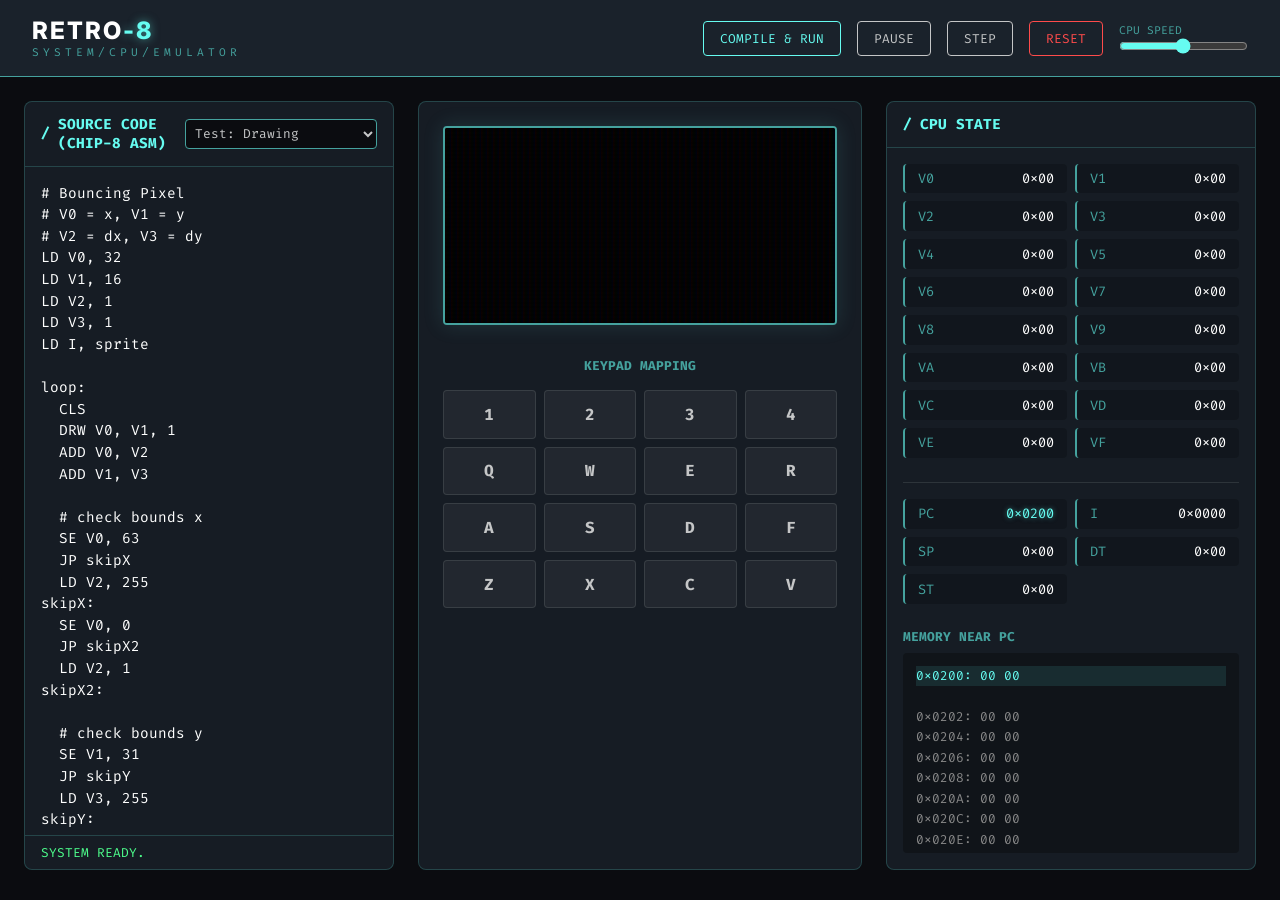
<file: retro8/index.html>
<!DOCTYPE html>
<html lang="en">
<head>
    <meta charset="UTF-8">
    <meta name="viewport" content="width=device-width, initial-scale=1.0">
    <title>Retro-8 | CHIP-8 Emulator & Assembler IDE</title>
    <link rel="stylesheet" href="style.css">
    <link href="https://fonts.googleapis.com/css2?family=Fira+Code:wght@400;600&family=Inter:wght@400;600;800&display=swap" rel="stylesheet">
</head>
<body>
    <div class="app-container">
        <header class="app-header">
            <div class="logo">
                <h1>RETRO<span class="highlight">-8</span></h1>
                <p class="subtitle">SYSTEM/CPU/EMULATOR</p>
            </div>
            <div class="controls">
                <button id="btn-compile-run" class="btn primary">COMPILE & RUN</button>
                <button id="btn-pause" class="btn">PAUSE</button>
                <button id="btn-step" class="btn">STEP</button>
                <button id="btn-reset" class="btn danger">RESET</button>
                <div class="speed-control">
                    <label for="speed-slider">CPU SPEED</label>
                    <input type="range" id="speed-slider" min="1" max="1000" value="500">
                </div>
            </div>
        </header>

        <main class="app-grid">
            <!-- Left Column: Code Editor & Assembler Output -->
            <section class="panel editor-panel">
                <div class="panel-header">
                    <h2><span class="icon">/</span> SOURCE CODE (CHIP-8 ASM)</h2>
                    <select id="rom-select" class="dropdown">
                        <option value="test_draw">Test: Drawing</option>
                        <option value="bouncing_pixel">Demo: Bouncing Pixel</option>
                        <option value="maze">Demo: Random Maze</option>
                    </select>
                </div>
                <div class="panel-content">
                    <textarea id="code-editor" spellcheck="false"></textarea>
                </div>
                <div class="panel-footer">
                    <div id="assembler-status" class="status-bar success">SYSTEM READY.</div>
                </div>
            </section>

            <!-- Middle Column: Display & Keyboard -->
            <section class="panel main-panel">
                <div class="display-container">
                    <canvas id="display" width="640" height="320"></canvas>
                    <div class="scanlines"></div>
                </div>
                <div class="keyboard-hint">
                    <h3>KEYPAD MAPPING</h3>
                    <div class="keyboard-grid">
                        <div class="key">1</div><div class="key">2</div><div class="key">3</div><div class="key">4</div>
                        <div class="key">Q</div><div class="key">W</div><div class="key">E</div><div class="key">R</div>
                        <div class="key">A</div><div class="key">S</div><div class="key">D</div><div class="key">F</div>
                        <div class="key">Z</div><div class="key">X</div><div class="key">C</div><div class="key">V</div>
                    </div>
                </div>
            </section>

            <!-- Right Column: Debugger (Registers, Timers, Memory) -->
            <section class="panel debug-panel">
                <div class="panel-header">
                    <h2><span class="icon">/</span> CPU STATE</h2>
                </div>
                <div class="panel-content debug-content">
                    <div class="registers-grid" id="registers-grid">
                        <!-- Registers injected here by JS -->
                    </div>
                    <div class="system-registers">
                        <div class="reg"><span class="label">PC</span><span class="value highlight" id="reg-pc">0x0200</span></div>
                        <div class="reg"><span class="label">I</span><span class="value" id="reg-i">0x0000</span></div>
                        <div class="reg"><span class="label">SP</span><span class="value" id="reg-sp">0x00</span></div>
                        <div class="reg"><span class="label">DT</span><span class="value" id="reg-dt">0x00</span></div>
                        <div class="reg"><span class="label">ST</span><span class="value" id="reg-st">0x00</span></div>
                    </div>
                    <div class="memory-viewer">
                        <h3>MEMORY NEAR PC</h3>
                        <div id="memory-view" class="memory-dump">
                            <!-- Memory injected here -->
                        </div>
                    </div>
                </div>
            </section>
        </main>
    </div>

    <!-- Scripts -->
    <script src="assembler.js"></script>
    <script src="emulator.js"></script>
    <script src="main.js"></script>
</body>
</html>
</file>
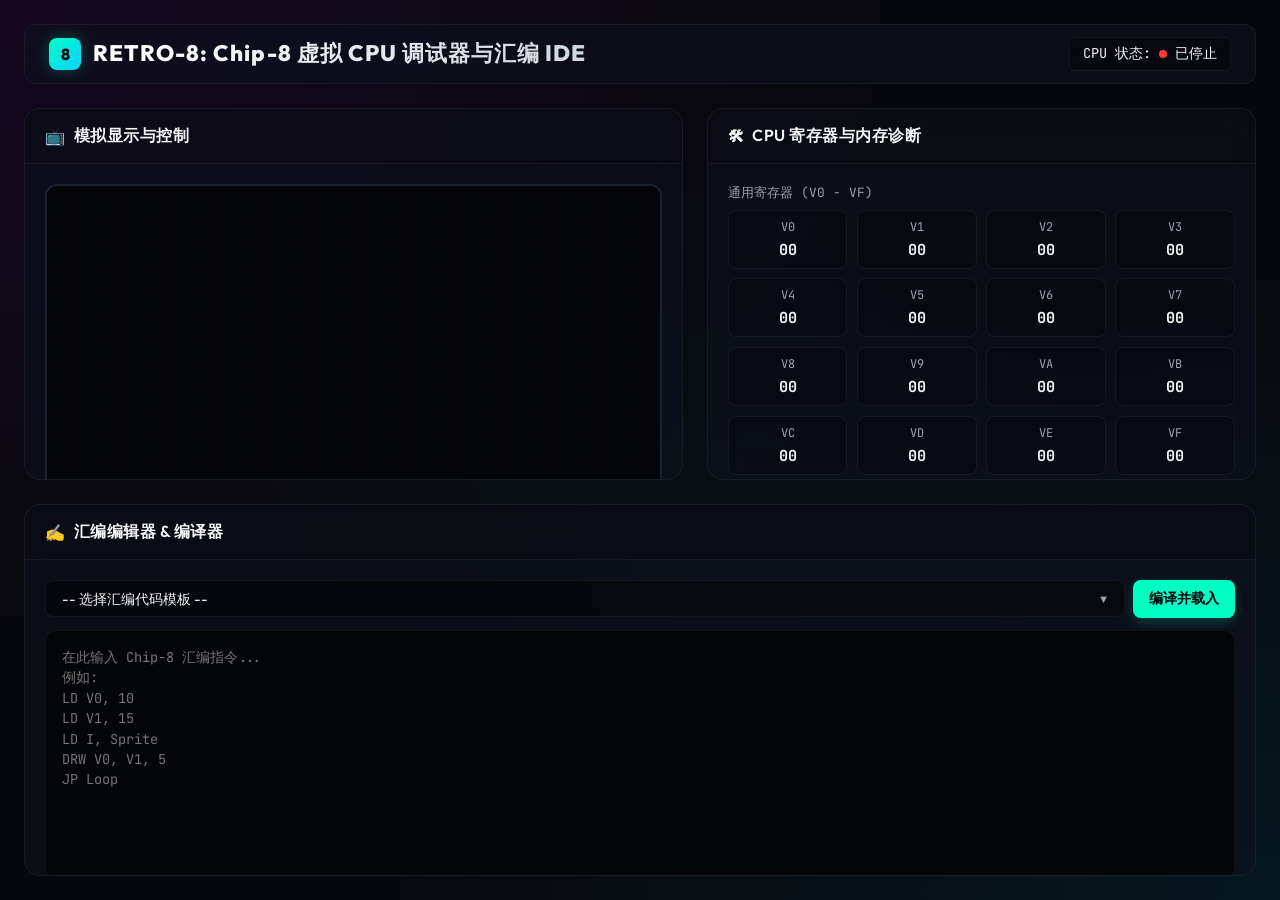
<file: retro8_ide/index.html>
<!DOCTYPE html>
<html lang="zh-CN">
<head>
  <meta charset="UTF-8">
  <meta name="viewport" content="width=device-width, initial-scale=1.0">
  <title>Retro-8: Chip-8 Emulator & Assembler IDE</title>
  <link rel="stylesheet" href="style.css">
</head>
<body>

  <div class="app-container">
    
    <!-- Top Header -->
    <header>
      <div class="logo-container">
        <div class="logo-icon">8</div>
        <h1>RETRO-8: Chip-8 虚拟 CPU 调试器与汇编 IDE</h1>
      </div>
      <div class="header-status">
        <div class="status-badge">
          <span>CPU 状态:</span>
          <span id="cpu-status-indicator" class="status-indicator"></span>
          <span id="cpu-status-text">已停止</span>
        </div>
      </div>
    </header>

    <!-- Main Grid Workspace -->
    <div class="workspace-grid">
      
      <!-- COLUMN 1: Console Display & Controls -->
      <section class="panel">
        <div class="panel-header">
          <h2><span>📺</span> 模拟显示与控制</h2>
        </div>
        <div class="panel-content">
          <!-- CRT Screen -->
          <div class="display-container">
            <canvas id="screen" width="64" height="32"></canvas>
          </div>

          <!-- Quick Controls -->
          <div class="controls-grid">
            <button id="btn-play" class="btn btn-primary" title="运行/暂停 (Space)"><span>▶</span> 运行</button>
            <button id="btn-step" class="btn btn-accent" title="单步调试 (F10)"><span>⏭</span> 单步</button>
            <button id="btn-reset" class="btn" title="重置模拟器"><span>🔄</span> 重置</button>
          </div>

          <!-- Speed & Sound -->
          <div class="speed-slider-container">
            <div class="slider-label">
              <span>运行速度 (Hz)</span>
              <span id="speed-val">500 Hz</span>
            </div>
            <input type="range" id="speed-slider" class="slider" min="10" max="2000" value="500" step="10">
          </div>

          <div style="margin-top: 1rem; display: flex; gap: 0.5rem;">
            <button id="btn-mute" class="btn" style="flex: 1;"><span>🔊</span> 声音: 开启</button>
            <select id="rom-select" class="btn" style="flex: 1.5; padding: 0.4rem;">
              <option value="">-- 选择内置 ROM --</option>
              <option value="ibm">IBM Logo (画图测试)</option>
              <option value="maze">Maze (迷宫算法生成)</option>
              <option value="pong">Pong (经典乒乓球)</option>
            </select>
          </div>

          <!-- Drag and Drop Custom ROM -->
          <div id="drop-zone" class="file-drop-area">
            <span>📥</span>
            <p>拖拽或点击载入本地 <b>.ch8</b> 游戏文件</p>
            <input type="file" id="file-input" style="display: none;" accept=".ch8">
          </div>

          <!-- Virtual Keyboard Helper -->
          <div style="margin-top: 1.25rem;">
            <div class="slider-label" style="margin-bottom: 0.35rem;">
              <span>键盘映射参考 (对应键盘键位)</span>
            </div>
            <div class="keypad-grid" id="virtual-keypad">
              <div class="key-btn" data-key="0x1">1 (1)</div>
              <div class="key-btn" data-key="0x2">2 (2)</div>
              <div class="key-btn" data-key="0x3">3 (3)</div>
              <div class="key-btn" data-key="0xC">C (4)</div>
              <div class="key-btn" data-key="0x4">4 (Q)</div>
              <div class="key-btn" data-key="0x5">5 (W)</div>
              <div class="key-btn" data-key="0x6">6 (E)</div>
              <div class="key-btn" data-key="0xD">D (R)</div>
              <div class="key-btn" data-key="0x7">7 (A)</div>
              <div class="key-btn" data-key="0x8">8 (S)</div>
              <div class="key-btn" data-key="0x9">9 (D)</div>
              <div class="key-btn" data-key="0xE">E (F)</div>
              <div class="key-btn" data-key="0xA">A (Z)</div>
              <div class="key-btn" data-key="0x0">0 (X)</div>
              <div class="key-btn" data-key="0xB">B (C)</div>
              <div class="key-btn" data-key="0xF">F (V)</div>
            </div>
          </div>
        </div>
      </section>

      <!-- COLUMN 2: CPU Diagnostics & Debugger -->
      <section class="panel">
        <div class="panel-header">
          <h2><span>🛠</span> CPU 寄存器与内存诊断</h2>
        </div>
        <div class="panel-content" style="display: flex; flex-direction: column; gap: 1rem;">
          
          <!-- General Registers V0-VF -->
          <div>
            <div class="slider-label" style="margin-bottom: 0.5rem;"><span>通用寄存器 (V0 - VF)</span></div>
            <div class="registers-grid" id="reg-v-container">
              <!-- JS will populate these -->
              <div class="register-card" id="reg-v0"><span class="reg-label">V0</span><span class="reg-val">00</span></div>
              <div class="register-card" id="reg-v1"><span class="reg-label">V1</span><span class="reg-val">00</span></div>
              <div class="register-card" id="reg-v2"><span class="reg-label">V2</span><span class="reg-val">00</span></div>
              <div class="register-card" id="reg-v3"><span class="reg-label">V3</span><span class="reg-val">00</span></div>
              <div class="register-card" id="reg-v4"><span class="reg-label">V4</span><span class="reg-val">00</span></div>
              <div class="register-card" id="reg-v5"><span class="reg-label">V5</span><span class="reg-val">00</span></div>
              <div class="register-card" id="reg-v6"><span class="reg-label">V6</span><span class="reg-val">00</span></div>
              <div class="register-card" id="reg-v7"><span class="reg-label">V7</span><span class="reg-val">00</span></div>
              <div class="register-card" id="reg-v8"><span class="reg-label">V8</span><span class="reg-val">00</span></div>
              <div class="register-card" id="reg-v9"><span class="reg-label">V9</span><span class="reg-val">00</span></div>
              <div class="register-card" id="reg-va"><span class="reg-label">VA</span><span class="reg-val">00</span></div>
              <div class="register-card" id="reg-vb"><span class="reg-label">VB</span><span class="reg-val">00</span></div>
              <div class="register-card" id="reg-vc"><span class="reg-label">VC</span><span class="reg-val">00</span></div>
              <div class="register-card" id="reg-vd"><span class="reg-label">VD</span><span class="reg-val">00</span></div>
              <div class="register-card" id="reg-ve"><span class="reg-label">VE</span><span class="reg-val">00</span></div>
              <div class="register-card" id="reg-vf"><span class="reg-label">VF</span><span class="reg-val">00</span></div>
            </div>
          </div>

          <!-- State Registers -->
          <div class="registers-grid">
            <div class="register-card" id="reg-i"><span class="reg-label">I (索引)</span><span class="reg-val">0000</span></div>
            <div class="register-card" id="reg-pc"><span class="reg-label">PC (计数器)</span><span class="reg-val">0200</span></div>
            <div class="register-card" id="reg-sp"><span class="reg-label">SP (堆栈)</span><span class="reg-val">00</span></div>
            <div class="register-card" id="reg-timers"><span class="reg-label">DT / ST</span><span class="reg-val">00 / 00</span></div>
          </div>

          <!-- Live Disassembler -->
          <div>
            <div class="slider-label" style="margin-bottom: 0.5rem;"><span>实时指令反汇编 (PC 视轨)</span></div>
            <div class="disassembler-list" id="disasm-container">
              <!-- Will be updated dynamically by app.js -->
              <div class="disasm-line active">
                <span class="disasm-addr">0200</span>
                <span class="disasm-code">0000</span>
                <span class="disasm-inst">NOP</span>
              </div>
            </div>
          </div>

          <!-- Memory Visualizer -->
          <div>
            <div class="slider-label" style="margin-bottom: 0.5rem;"><span>4KB RAM 实时网格 (PC:紫, I:蓝)</span></div>
            <div class="memory-viewer-wrapper">
              <div class="memory-search-bar">
                <input type="text" id="mem-search" class="memory-search-input" placeholder="输入十六进制地址跳转 (如: 0200)">
              </div>
              <div class="memory-grid" id="memory-grid-container">
                <!-- Javascript will load memory cells -->
              </div>
            </div>
          </div>
        </div>
      </section>

      <!-- COLUMN 3: Assembler Editor & Code Log -->
      <section class="panel">
        <div class="panel-header">
          <h2><span>✍</span> 汇编编辑器 & 编译器</h2>
        </div>
        <div class="panel-content">
          <div class="editor-container">
            <!-- Code Selector and template load -->
            <div class="editor-toolbar">
              <div class="select-wrapper">
                <select id="template-select">
                  <option value="">-- 选择汇编代码模板 --</option>
                  <option value="drawBox">正方形移动碰撞 (基础图形与逻辑)</option>
                  <option value="keyboard">键盘方向控制 (交互测试)</option>
                </select>
              </div>
              <button id="btn-compile" class="btn btn-primary">编译并载入</button>
            </div>

            <!-- Assembly Text Area -->
            <div class="editor-wrapper">
              <textarea id="assembly-editor" placeholder="在此输入 Chip-8 汇编指令...&#10;例如:&#10;LD V0, 10&#10;LD V1, 15&#10;LD I, Sprite&#10;DRW V0, V1, 5&#10;JP Loop" spellcheck="false"></textarea>
            </div>

            <!-- Hex Export button -->
            <div style="margin-top: 0.75rem; display: flex; gap: 0.5rem;">
              <button id="btn-export" class="btn btn-accent" style="flex: 1;">💾 导出二进制 (.ch8)</button>
              <button id="btn-clear-code" class="btn" style="flex: 0.5;">清空</button>
            </div>

            <!-- Console log output -->
            <div class="console-panel" id="console-log">
              <div class="console-entry info">&gt; 编译器就绪。请编写代码或加载模板并点击“编译并载入”。</div>
            </div>
          </div>
        </div>
      </section>

    </div>
  </div>

  <!-- Script Files -->
  <script src="roms.js"></script>
  <script src="emulator.js"></script>
  <script src="assembler.js"></script>
  <script src="app.js"></script>
</body>
</html>
</file>
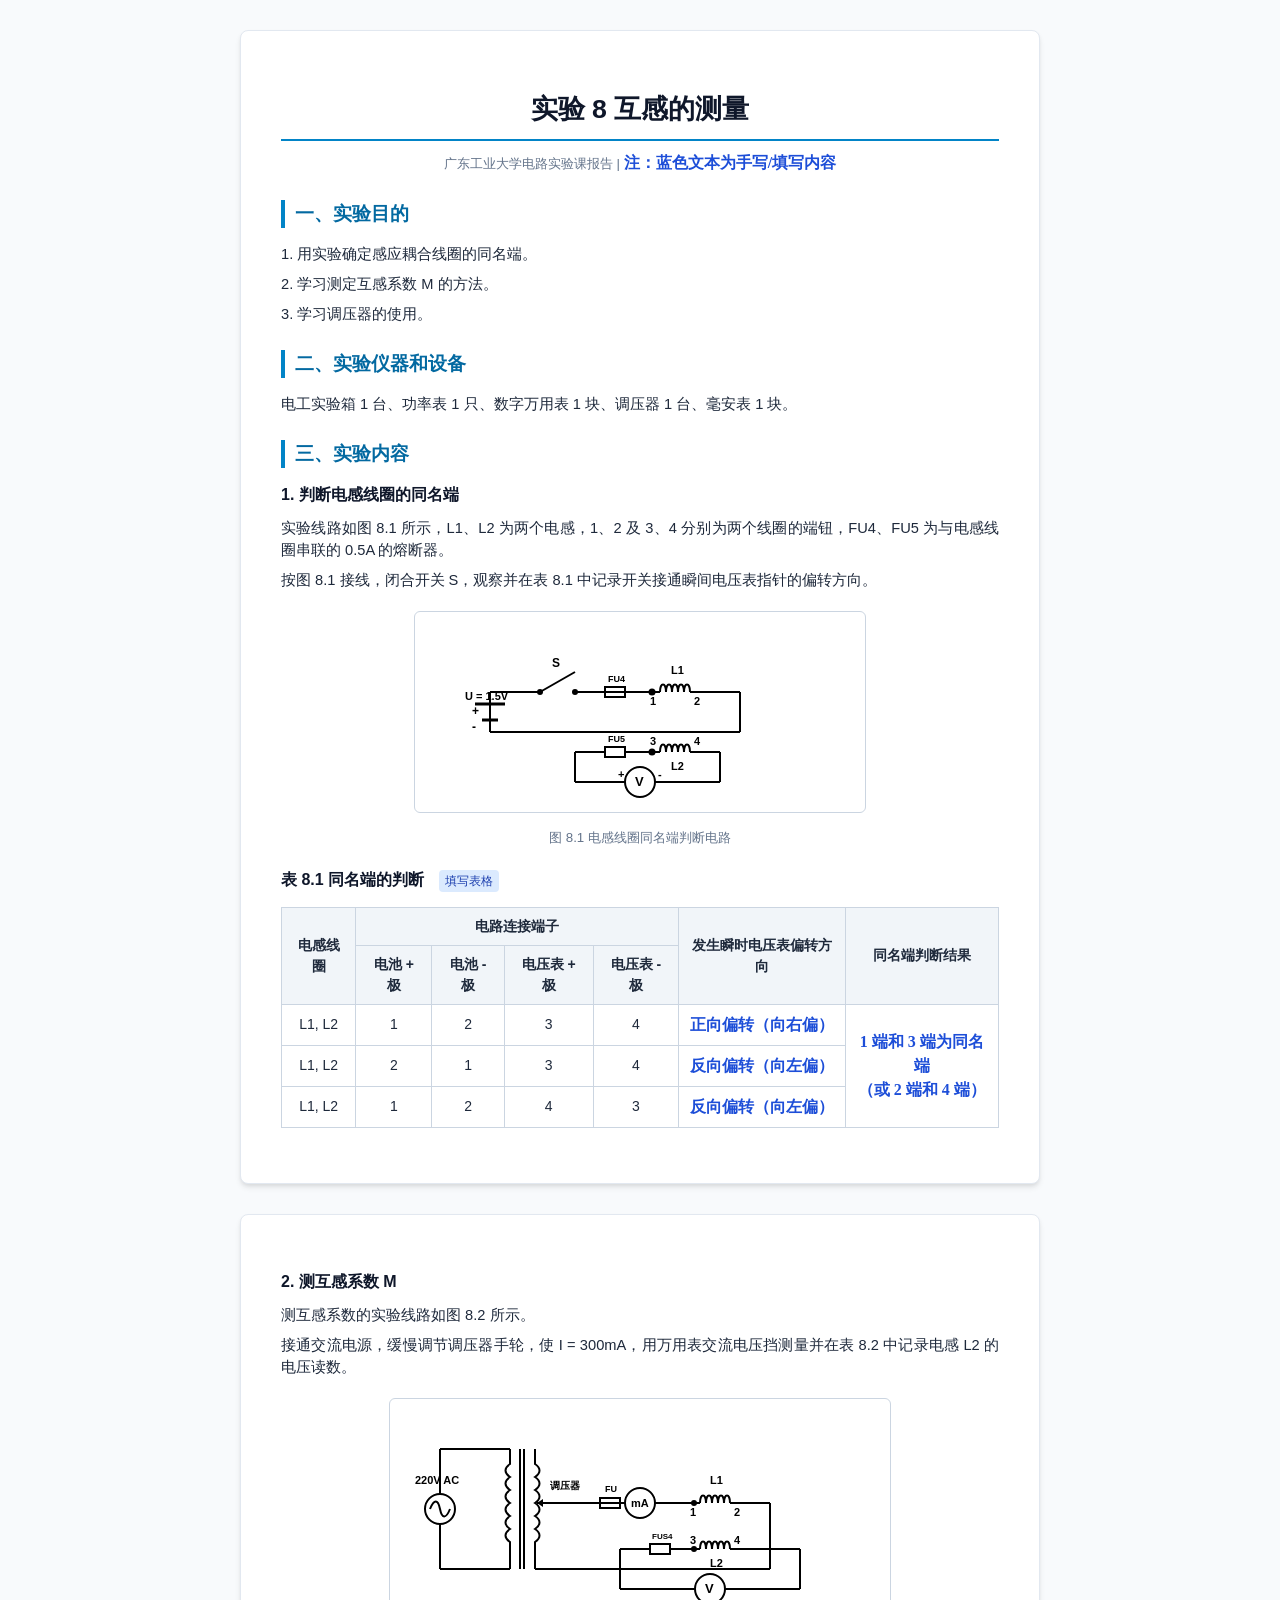
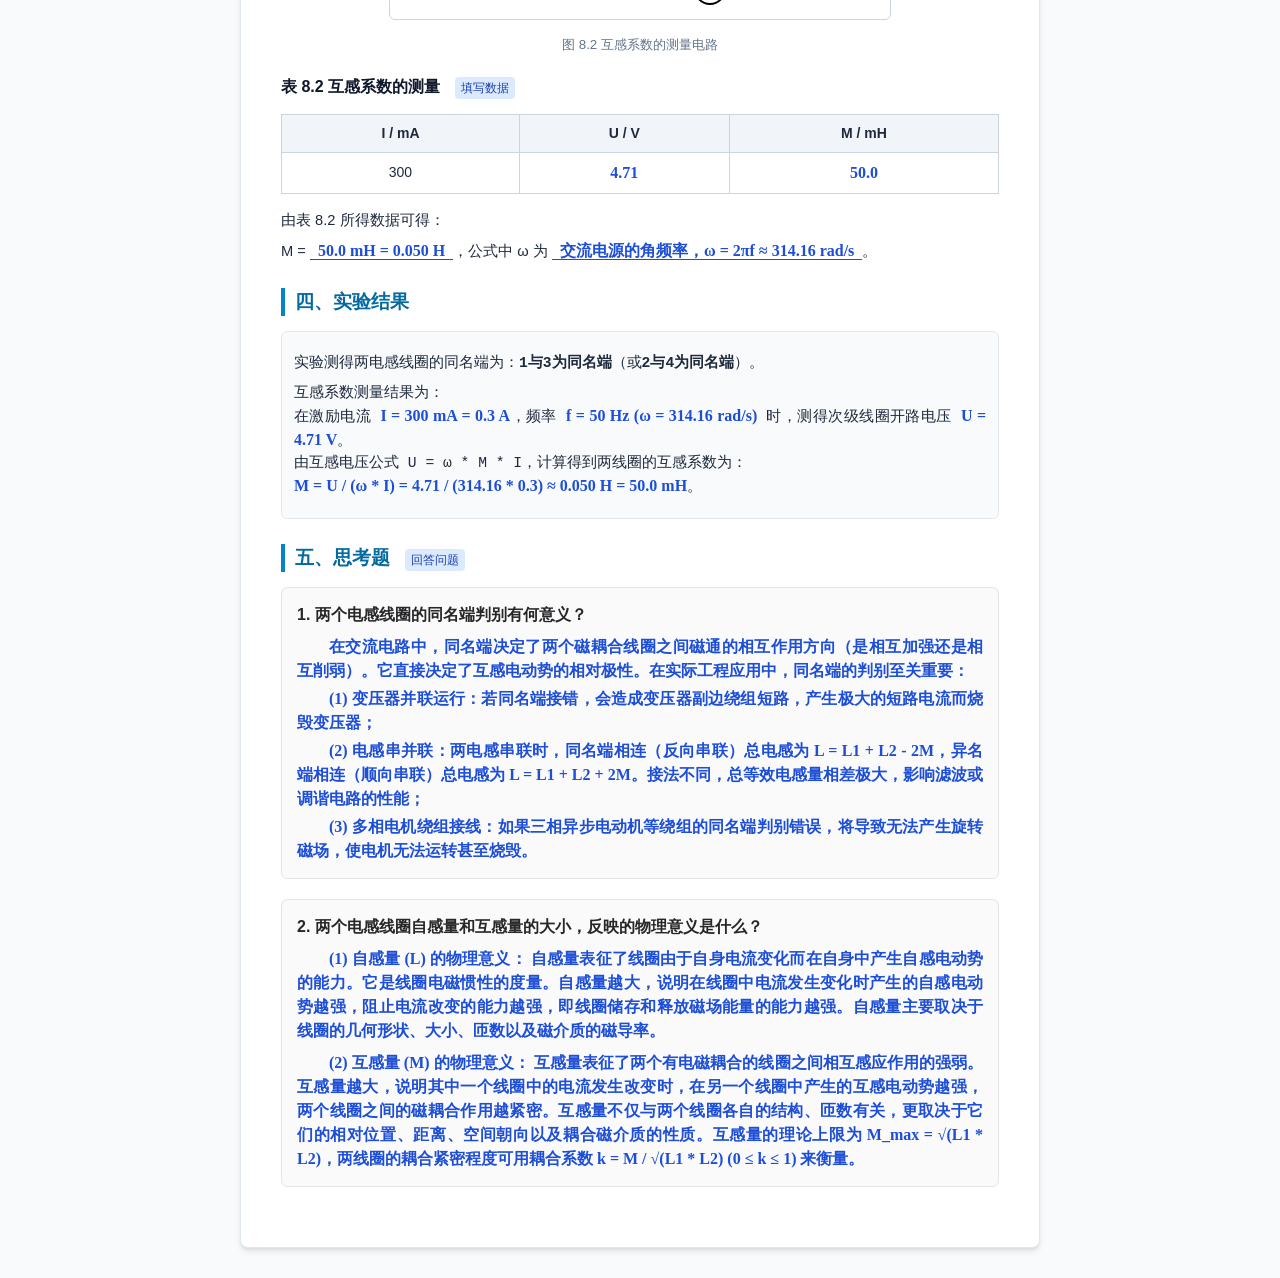
<file: circuit_report.html>
<!DOCTYPE html>
<html lang="zh-CN">
<head>
<meta charset="UTF-8">
<title>实验报告：实验 8 互感的测量</title>
<style>
  body {
    font-family: "Microsoft YaHei", sans-serif;
    color: #1e293b;
    line-height: 1.5;
    margin: 0;
    padding: 0;
    background-color: #f8fafc;
  }
  .page {
    background-color: #ffffff;
    max-width: 800px;
    margin: 30px auto;
    padding: 40px;
    box-shadow: 0 4px 6px -1px rgba(0,0,0,0.1), 0 2px 4px -1px rgba(0,0,0,0.06);
    border-radius: 8px;
    border: 1px solid #e2e8f0;
    box-sizing: border-box;
  }
  h1 {
    font-size: 20pt;
    text-align: center;
    color: #0f172a;
    margin-bottom: 25px;
    font-weight: bold;
    border-bottom: 2px solid #0284c7;
    padding-bottom: 10px;
  }
  h2 {
    font-size: 14pt;
    color: #0369a1;
    border-left: 4px solid #0284c7;
    padding-left: 10px;
    margin-top: 25px;
    margin-bottom: 15px;
  }
  h3 {
    font-size: 12pt;
    color: #0f172a;
    margin-top: 15px;
    margin-bottom: 10px;
  }
  p {
    font-size: 11pt;
    margin: 8px 0;
    text-align: justify;
  }
  table {
    border-collapse: collapse;
    width: 100%;
    margin: 15px 0;
    font-size: 10.5pt;
  }
  th {
    background-color: #f1f5f9;
    color: #1e293b;
    font-weight: bold;
    border: 1px solid #cbd5e1;
    padding: 8px 10px;
    text-align: center;
  }
  td {
    border: 1px solid #cbd5e1;
    padding: 8px 10px;
    text-align: center;
  }
  .formula-box {
    background-color: #f8fafc;
    border: 1px solid #e2e8f0;
    border-radius: 6px;
    padding: 12px;
    margin: 15px 0;
    font-family: "Consolas", "Courier New", monospace;
    font-size: 11pt;
  }
  .student-text {
    color: #1d4ed8;
    font-family: "STKaiti", "KaiTi", "楷体", serif;
    font-weight: bold;
    font-size: 12pt;
  }
  .student-input {
    color: #1d4ed8;
    font-family: "STKaiti", "KaiTi", "楷体", serif;
    font-weight: bold;
    border-bottom: 1.5px solid #1d4ed8;
    padding-left: 8px;
    padding-right: 8px;
    font-size: 12pt;
  }
  .question-container {
    background-color: #fafafa;
    border: 1px solid #e5e5e5;
    border-radius: 6px;
    padding: 15px;
    margin-bottom: 20px;
  }
  .question-title {
    font-weight: bold;
    color: #27272a;
    margin-bottom: 8px;
  }
  .diagram-container {
    text-align: center;
    margin: 20px 0;
  }
  .diagram-title {
    font-size: 10pt;
    color: #64748b;
    margin-top: 8px;
  }
  .badge {
    background-color: #dbeafe;
    color: #1e40af;
    font-size: 9pt;
    padding: 2px 6px;
    border-radius: 4px;
    font-weight: 500;
    display: inline-block;
    margin-left: 10px;
  }
  @media print {
    body {
      background: none;
      color: #000;
    }
    .page {
      margin: 0;
      padding: 0;
      box-shadow: none;
      border: none;
      border-radius: 0;
      max-width: 100%;
      page-break-after: always;
    }
  }
  @page {
    size: A4;
    margin: 20mm;
  }
</style>
</head>
<body>

<div class="page">
  <h1>实验 8 互感的测量</h1>
  <p style="text-align: center; font-size: 10pt; color: #64748b; margin-top: -15px;">广东工业大学电路实验课报告 | <span class="student-text">注：蓝色文本为手写/填写内容</span></p>

  <h2>一、实验目的</h2>
  <p>1. 用实验确定感应耦合线圈的同名端。</p>
  <p>2. 学习测定互感系数 M 的方法。</p>
  <p>3. 学习调压器的使用。</p>

  <h2>二、实验仪器和设备</h2>
  <p>电工实验箱 1 台、功率表 1 只、数字万用表 1 块、调压器 1 台、毫安表 1 块。</p>

  <h2>三、实验内容</h2>
  <h3>1. 判断电感线圈的同名端</h3>
  <p>实验线路如图 8.1 所示，L1、L2 为两个电感，1、2 及 3、4 分别为两个线圈的端钮，FU4、FU5 为与电感线圈串联的 0.5A 的熔断器。</p>
  <p>按图 8.1 接线，闭合开关 S，观察并在表 8.1 中记录开关接通瞬间电压表指针的偏转方向。</p>

  <div class="diagram-container">
    <!-- SVG Diagram 8.1 -->
    <svg viewBox="0 0 400 200" width="450" height="200" style="background:#fff; border:1px solid #cbd5e1; border-radius:6px;">
      <!-- DC Source -->
      <line x1="50" y1="80" x2="50" y2="120" stroke="#000" stroke-width="2"/>
      <line x1="35" y1="92" x2="65" y2="92" stroke="#000" stroke-width="3"/>
      <line x1="42" y1="108" x2="58" y2="108" stroke="#000" stroke-width="3"/>
      <text x="25" y="88" font-family="sans-serif" font-size="11" font-weight="bold">U = 1.5V</text>
      <text x="32" y="103" font-family="sans-serif" font-size="12" font-weight="bold">+</text>
      <text x="32" y="119" font-family="sans-serif" font-size="12" font-weight="bold">-</text>

      <!-- Switch S -->
      <line x1="50" y1="80" x2="100" y2="80" stroke="#000" stroke-width="2"/>
      <circle cx="100" cy="80" r="3" fill="#000"/>
      <line x1="100" y1="80" x2="135" y2="60" stroke="#000" stroke-width="2"/>
      <circle cx="135" cy="80" r="3" fill="#000"/>
      <text x="112" y="55" font-family="sans-serif" font-size="12" font-weight="bold">S</text>

      <!-- Fuse FU4 -->
      <line x1="135" y1="80" x2="165" y2="80" stroke="#000" stroke-width="2"/>
      <rect x="165" y="75" width="20" height="10" fill="none" stroke="#000" stroke-width="2"/>
      <line x1="165" y1="80" x2="185" y2="80" stroke="#000" stroke-width="2"/>
      <text x="168" y="70" font-family="sans-serif" font-size="9" font-weight="bold">FU4</text>
      <line x1="185" y1="80" x2="220" y2="80" stroke="#000" stroke-width="2"/>

      <!-- Inductor L1 -->
      <path d="M 220 80 C 220 70, 226 70, 226 80 C 226 70, 232 70, 232 80 C 232 70, 238 70, 238 80 C 238 70, 244 70, 244 80 C 244 70, 250 70, 250 80" fill="none" stroke="#000" stroke-width="2"/>
      <text x="231" y="62" font-family="sans-serif" font-size="11" font-weight="bold">L1</text>
      <text x="210" y="93" font-family="sans-serif" font-size="11" font-weight="bold">1</text>
      <text x="254" y="93" font-family="sans-serif" font-size="11" font-weight="bold">2</text>
      <circle cx="212" cy="80" r="3.5" fill="#000"/> <!-- Dot for 1 -->

      <!-- Connection to battery negative -->
      <line x1="250" y1="80" x2="300" y2="80" stroke="#000" stroke-width="2"/>
      <line x1="300" y1="80" x2="300" y2="120" stroke="#000" stroke-width="2"/>
      <line x1="300" y1="120" x2="50" y2="120" stroke="#000" stroke-width="2"/>

      <!-- Inductor L2 (below L1) -->
      <path d="M 220 140 C 220 130, 226 130, 226 140 C 226 130, 232 130, 232 140 C 232 130, 238 130, 238 140 C 238 130, 244 130, 244 140 C 244 130, 250 130, 250 140" fill="none" stroke="#000" stroke-width="2"/>
      <text x="231" y="158" font-family="sans-serif" font-size="11" font-weight="bold">L2</text>
      <text x="210" y="133" font-family="sans-serif" font-size="11" font-weight="bold">3</text>
      <text x="254" y="133" font-family="sans-serif" font-size="11" font-weight="bold">4</text>
      <circle cx="212" cy="140" r="3.5" fill="#000"/> <!-- Dot for 3 -->

      <!-- Fuse FU5 -->
      <line x1="220" y1="140" x2="185" y2="140" stroke="#000" stroke-width="2"/>
      <rect x="165" y="135" width="20" height="10" fill="none" stroke="#000" stroke-width="2"/>
      <line x1="165" y1="140" x2="135" y2="140" stroke="#000" stroke-width="2"/>
      <text x="168" y="130" font-family="sans-serif" font-size="9" font-weight="bold">FU5</text>

      <!-- Voltmeter -->
      <line x1="135" y1="140" x2="135" y2="170" stroke="#000" stroke-width="2"/>
      <line x1="250" y1="140" x2="280" y2="140" stroke="#000" stroke-width="2"/>
      <line x1="280" y1="140" x2="280" y2="170" stroke="#000" stroke-width="2"/>
      <line x1="280" y1="170" x2="215" y2="170" stroke="#000" stroke-width="2"/>
      <line x1="135" y1="170" x2="185" y2="170" stroke="#000" stroke-width="2"/>
      <circle cx="200" cy="170" r="15" fill="#fff" stroke="#000" stroke-width="2"/>
      <text x="195" y="174" font-family="sans-serif" font-size="13" font-weight="bold">V</text>
      <text x="178" y="166" font-family="sans-serif" font-size="11" font-weight="bold">+</text>
      <text x="218" y="166" font-family="sans-serif" font-size="11" font-weight="bold">-</text>
    </svg>
    <div class="diagram-title">图 8.1 电感线圈同名端判断电路</div>
  </div>

  <h3 style="margin-top: 20px;">表 8.1 同名端的判断 <span class="badge">填写表格</span></h3>
  <table>
    <thead>
      <tr>
        <th rowspan="2">电感线圈</th>
        <th colspan="4">电路连接端子</th>
        <th rowspan="2">发生瞬时电压表偏转方向</th>
        <th rowspan="2">同名端判断结果</th>
      </tr>
      <tr>
        <th>电池 + 极</th>
        <th>电池 - 极</th>
        <th>电压表 + 极</th>
        <th>电压表 - 极</th>
      </tr>
    </thead>
    <tbody>
      <tr>
        <td>L1, L2</td>
        <td>1</td>
        <td>2</td>
        <td>3</td>
        <td>4</td>
        <td class="student-text">正向偏转（向右偏）</td>
        <td rowspan="3" class="student-text" style="vertical-align: middle;">1 端和 3 端为同名端<br>（或 2 端和 4 端）</td>
      </tr>
      <tr>
        <td>L1, L2</td>
        <td>2</td>
        <td>1</td>
        <td>3</td>
        <td>4</td>
        <td class="student-text">反向偏转（向左偏）</td>
      </tr>
      <tr>
        <td>L1, L2</td>
        <td>1</td>
        <td>2</td>
        <td>4</td>
        <td>3</td>
        <td class="student-text">反向偏转（向左偏）</td>
      </tr>
    </tbody>
  </table>
</div>

<div class="page">
  <h3>2. 测互感系数 M</h3>
  <p>测互感系数的实验线路如图 8.2 所示。</p>
  <p>接通交流电源，缓慢调节调压器手轮，使 I = 300mA，用万用表交流电压挡测量并在表 8.2 中记录电感 L2 的电压读数。</p>

  <div class="diagram-container">
    <!-- SVG Diagram 8.2 -->
    <svg viewBox="0 0 500 220" width="500" height="220" style="background:#fff; border:1px solid #cbd5e1; border-radius:6px;">
      <!-- AC Source -->
      <circle cx="50" cy="110" r="15" fill="none" stroke="#000" stroke-width="2"/>
      <path d="M 40 110 C 44 100, 48 100, 50 110 C 52 120, 56 120, 60 110" fill="none" stroke="#000" stroke-width="2"/>
      <text x="25" y="85" font-family="sans-serif" font-size="11" font-weight="bold">220V AC</text>

      <!-- Auto-transformer (调压器) -->
      <line x1="50" y1="95" x2="50" y2="50" stroke="#000" stroke-width="2"/>
      <line x1="50" y1="125" x2="50" y2="170" stroke="#000" stroke-width="2"/>
      <line x1="50" y1="50" x2="120" y2="50" stroke="#000" stroke-width="2"/>
      <line x1="50" y1="170" x2="120" y2="170" stroke="#000" stroke-width="2"/>

      <!-- Transformer coil left -->
      <path d="M 120 50 L 120 65 C 114 69, 114 74, 120 78 C 114 82, 114 87, 120 91 C 114 95, 114 100, 120 104 C 114 108, 114 113, 120 117 C 114 121, 114 126, 120 130 C 114 134, 114 139, 120 143 L 120 170" fill="none" stroke="#000" stroke-width="2"/>
      <!-- Transformer core (two parallel lines) -->
      <line x1="130" y1="50" x2="130" y2="170" stroke="#000" stroke-width="2"/>
      <line x1="134" y1="50" x2="134" y2="170" stroke="#000" stroke-width="2"/>

      <!-- Transformer coil right with sliding tap -->
      <path d="M 145 50 L 145 65 C 151 69, 151 74, 145 78 C 151 82, 151 87, 145 91 C 151 95, 151 100, 145 104 C 151 108, 151 113, 145 117 C 151 121, 151 126, 145 130 C 151 134, 151 139, 145 143 L 145 170" fill="none" stroke="#000" stroke-width="2"/>
      <!-- Sliding tap arrow -->
      <line x1="180" y1="104" x2="147" y2="104" stroke="#000" stroke-width="2"/>
      <path d="M 147 104 L 153 100 L 153 108 Z" fill="#000"/>
      <text x="160" y="90" font-family="sans-serif" font-size="10" font-weight="bold">调压器</text>

      <!-- Output from regulator -->
      <line x1="180" y1="104" x2="210" y2="104" stroke="#000" stroke-width="2"/>
      <!-- Fuse FU -->
      <rect x="210" y="99" width="20" height="10" fill="none" stroke="#000" stroke-width="2"/>
      <line x1="210" y1="104" x2="235" y2="104" stroke="#000" stroke-width="2"/>
      <text x="215" y="93" font-family="sans-serif" font-size="9" font-weight="bold">FU</text>

      <!-- Ammeter mA -->
      <circle cx="250" cy="104" r="15" fill="#fff" stroke="#000" stroke-width="2"/>
      <text x="241" y="108" font-family="sans-serif" font-size="11" font-weight="bold">mA</text>
      <line x1="265" y1="104" x2="310" y2="104" stroke="#000" stroke-width="2"/>

      <!-- Inductor L1 -->
      <path d="M 310 104 C 310 94, 316 94, 316 104 C 316 94, 322 94, 322 104 C 322 94, 328 94, 328 104 C 328 94, 334 94, 334 104 C 334 94, 340 94, 340 104" fill="none" stroke="#000" stroke-width="2"/>
      <text x="320" y="85" font-family="sans-serif" font-size="11" font-weight="bold">L1</text>
      <text x="300" y="117" font-family="sans-serif" font-size="11" font-weight="bold">1</text>
      <text x="344" y="117" font-family="sans-serif" font-size="11" font-weight="bold">2</text>
      <circle cx="304" cy="104" r="3" fill="#000"/> <!-- Dot for L1 -->

      <!-- Connection back to regulator bottom -->
      <line x1="340" y1="104" x2="380" y2="104" stroke="#000" stroke-width="2"/>
      <line x1="380" y1="104" x2="380" y2="170" stroke="#000" stroke-width="2"/>
      <line x1="380" y1="170" x2="145" y2="170" stroke="#000" stroke-width="2"/>

      <!-- Inductor L2 (below L1) -->
      <path d="M 310 150 C 310 140, 316 140, 316 150 C 316 140, 322 140, 322 150 C 322 140, 328 140, 328 150 C 328 140, 334 140, 334 150 C 334 140, 340 140, 340 150" fill="none" stroke="#000" stroke-width="2"/>
      <text x="320" y="168" font-family="sans-serif" font-size="11" font-weight="bold">L2</text>
      <text x="300" y="145" font-family="sans-serif" font-size="11" font-weight="bold">3</text>
      <text x="344" y="145" font-family="sans-serif" font-size="11" font-weight="bold">4</text>
      <circle cx="304" cy="150" r="3" fill="#000"/> <!-- Dot for L2 -->

      <!-- Fuse FU5 -->
      <line x1="310" y1="150" x2="280" y2="150" stroke="#000" stroke-width="2"/>
      <rect x="260" y="145" width="20" height="10" fill="none" stroke="#000" stroke-width="2"/>
      <line x1="260" y1="150" x2="230" y2="150" stroke="#000" stroke-width="2"/>
      <text x="262" y="140" font-family="sans-serif" font-size="8" font-weight="bold">FUS4</text>

      <!-- Voltmeter V across L2 -->
      <line x1="230" y1="150" x2="230" y2="190" stroke="#000" stroke-width="2"/>
      <line x1="340" y1="150" x2="410" y2="150" stroke="#000" stroke-width="2"/>
      <line x1="410" y1="150" x2="410" y2="190" stroke="#000" stroke-width="2"/>
      <line x1="410" y1="190" x2="335" y2="190" stroke="#000" stroke-width="2"/>
      <line x1="230" y1="190" x2="305" y2="190" stroke="#000" stroke-width="2"/>
      <circle cx="320" cy="190" r="15" fill="#fff" stroke="#000" stroke-width="2"/>
      <text x="315" y="194" font-family="sans-serif" font-size="13" font-weight="bold">V</text>
    </svg>
    <div class="diagram-title">图 8.2 互感系数的测量电路</div>
  </div>

  <h3>表 8.2 互感系数的测量 <span class="badge">填写数据</span></h3>
  <table>
    <thead>
      <tr>
        <th>I / mA</th>
        <th>U / V</th>
        <th>M / mH</th>
      </tr>
    </thead>
    <tbody>
      <tr>
        <td>300</td>
        <td class="student-text">4.71</td>
        <td class="student-text">50.0</td>
      </tr>
    </tbody>
  </table>

  <p>由表 8.2 所得数据可得：</p>
  <p>M = <span class="student-input">50.0 mH = 0.050 H</span>，公式中 ω 为 <span class="student-input">交流电源的角频率，ω = 2πf ≈ 314.16 rad/s</span>。</p>

  <h2>四、实验结果</h2>
  <div class="formula-box">
    <p>实验测得两电感线圈的同名端为：<strong>1与3为同名端</strong>（或<strong>2与4为同名端</strong>）。</p>
    <p>互感系数测量结果为：<br>
    在激励电流 <span class="student-text">I = 300 mA = 0.3 A</span>，频率 <span class="student-text">f = 50 Hz (ω = 314.16 rad/s)</span> 时，测得次级线圈开路电压 <span class="student-text">U = 4.71 V</span>。<br>
    由互感电压公式 U = ω * M * I，计算得到两线圈的互感系数为：<br>
    <span class="student-text">M = U / (ω * I) = 4.71 / (314.16 * 0.3) ≈ 0.050 H = 50.0 mH</span>。</p>
  </div>

  <h2>五、思考题 <span class="badge">回答问题</span></h2>
  <div class="question-container">
    <div class="question-title">1. 两个电感线圈的同名端判别有何意义？</div>
    <p class="student-text" style="text-indent: 2em; margin-bottom: 0;">
      在交流电路中，同名端决定了两个磁耦合线圈之间磁通的相互作用方向（是相互加强还是相互削弱）。它直接决定了互感电动势的相对极性。在实际工程应用中，同名端的判别至关重要：
    </p>
    <p class="student-text" style="text-indent: 2em; margin-top: 4px; margin-bottom: 0;">
      (1) <strong>变压器并联运行</strong>：若同名端接错，会造成变压器副边绕组短路，产生极大的短路电流而烧毁变压器；
    </p>
    <p class="student-text" style="text-indent: 2em; margin-top: 4px; margin-bottom: 0;">
      (2) <strong>电感串并联</strong>：两电感串联时，同名端相连（反向串联）总电感为 L = L1 + L2 - 2M，异名端相连（顺向串联）总电感为 L = L1 + L2 + 2M。接法不同，总等效电感量相差极大，影响滤波或调谐电路的性能；
    </p>
    <p class="student-text" style="text-indent: 2em; margin-top: 4px; margin-bottom: 0;">
      (3) <strong>多相电机绕组接线</strong>：如果三相异步电动机等绕组的同名端判别错误，将导致无法产生旋转磁场，使电机无法运转甚至烧毁。
    </p>
  </div>

  <div class="question-container">
    <div class="question-title">2. 两个电感线圈自感量和互感量的大小，反映的物理意义是什么？</div>
    <p class="student-text" style="text-indent: 2em; margin-bottom: 0;">
      (1) <strong>自感量 (L) 的物理意义</strong>：
      自感量表征了线圈由于自身电流变化而在自身中产生自感电动势的能力。它是线圈电磁惯性的度量。自感量越大，说明在线圈中电流发生变化时产生的自感电动势越强，阻止电流改变的能力越强，即线圈储存和释放磁场能量的能力越强。自感量主要取决于线圈的几何形状、大小、匝数以及磁介质的磁导率。
    </p>
    <p class="student-text" style="text-indent: 2em; margin-top: 8px; margin-bottom: 0;">
      (2) <strong>互感量 (M) 的物理意义</strong>：
      互感量表征了两个有电磁耦合的线圈之间相互感应作用的强弱。互感量越大，说明其中一个线圈中的电流发生改变时，在另一个线圈中产生的互感电动势越强，两个线圈之间的磁耦合作用越紧密。互感量不仅与两个线圈各自的结构、匝数有关，更取决于它们的相对位置、距离、空间朝向以及耦合磁介质的性质。互感量的理论上限为 M_max = √(L1 * L2)，两线圈的耦合紧密程度可用耦合系数 k = M / √(L1 * L2) (0 ≤ k ≤ 1) 来衡量。
    </p>
  </div>
</div>

</body>
</html>
</file>
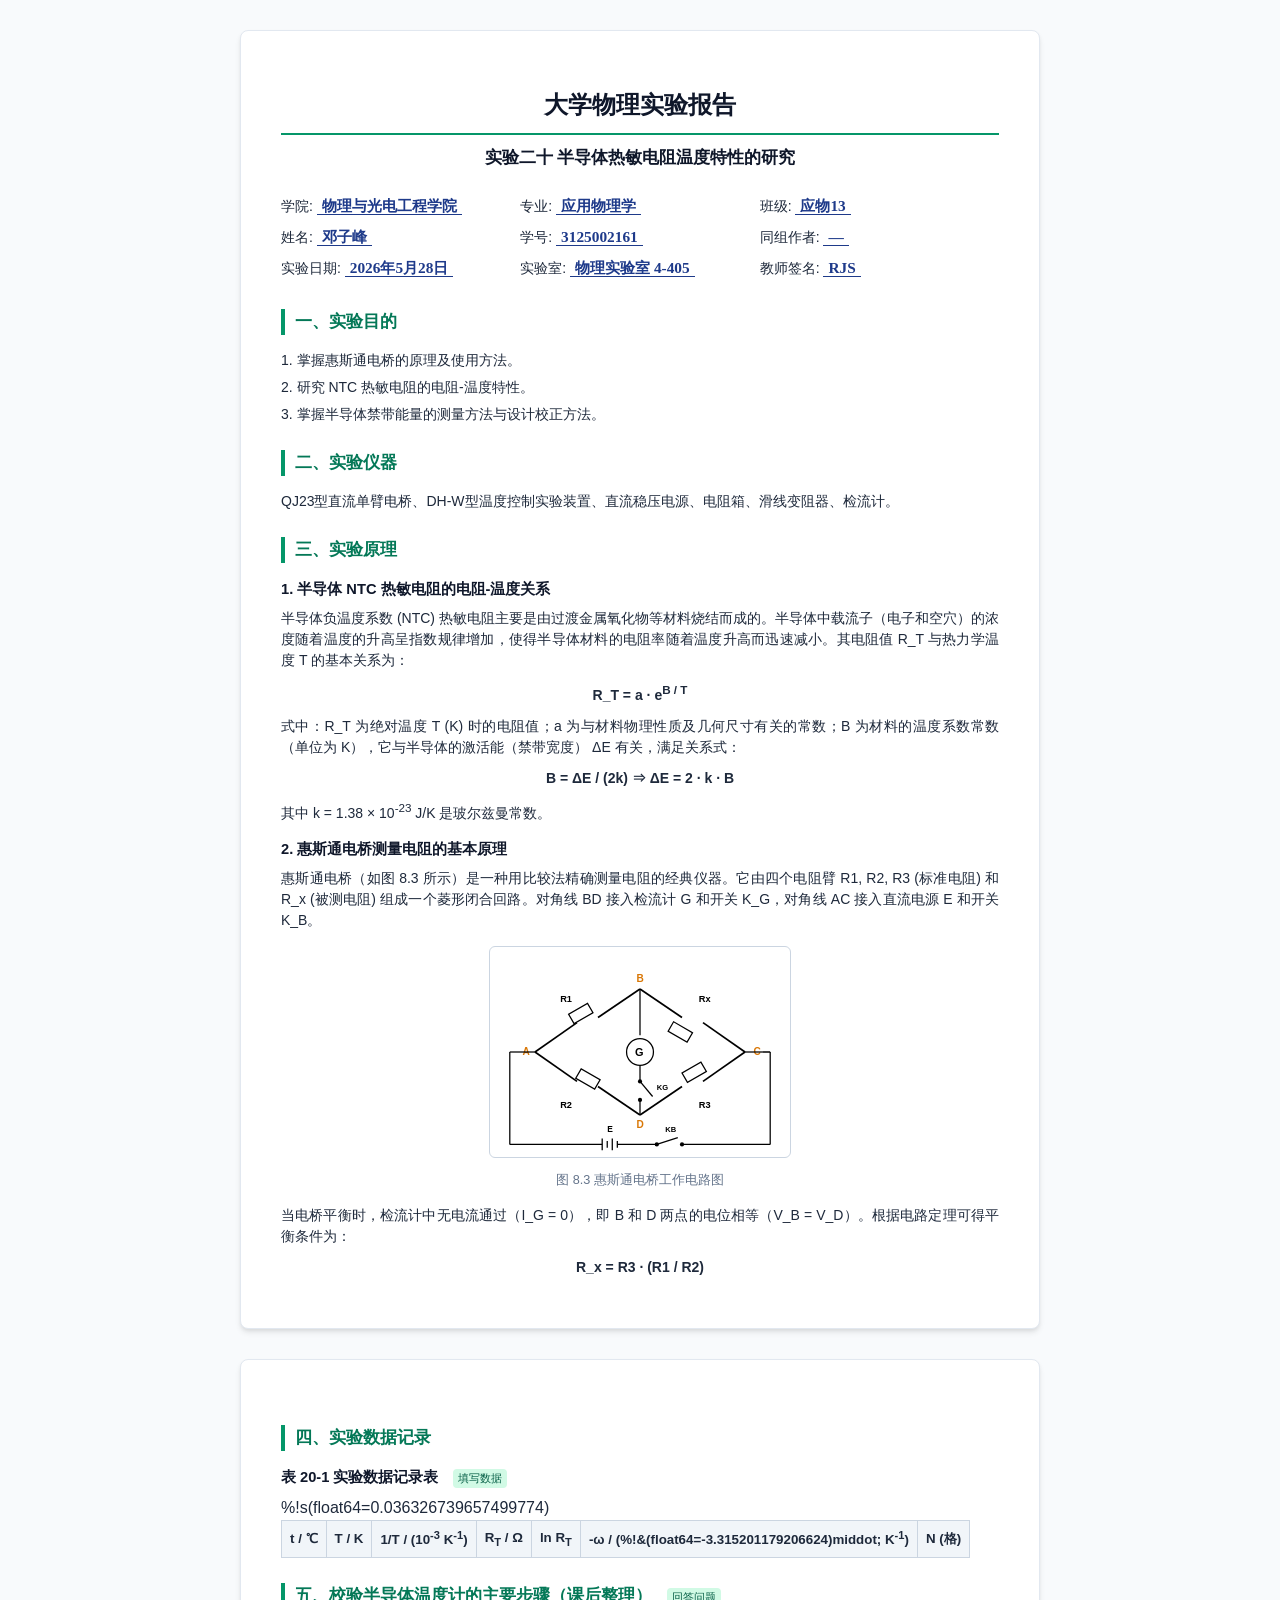
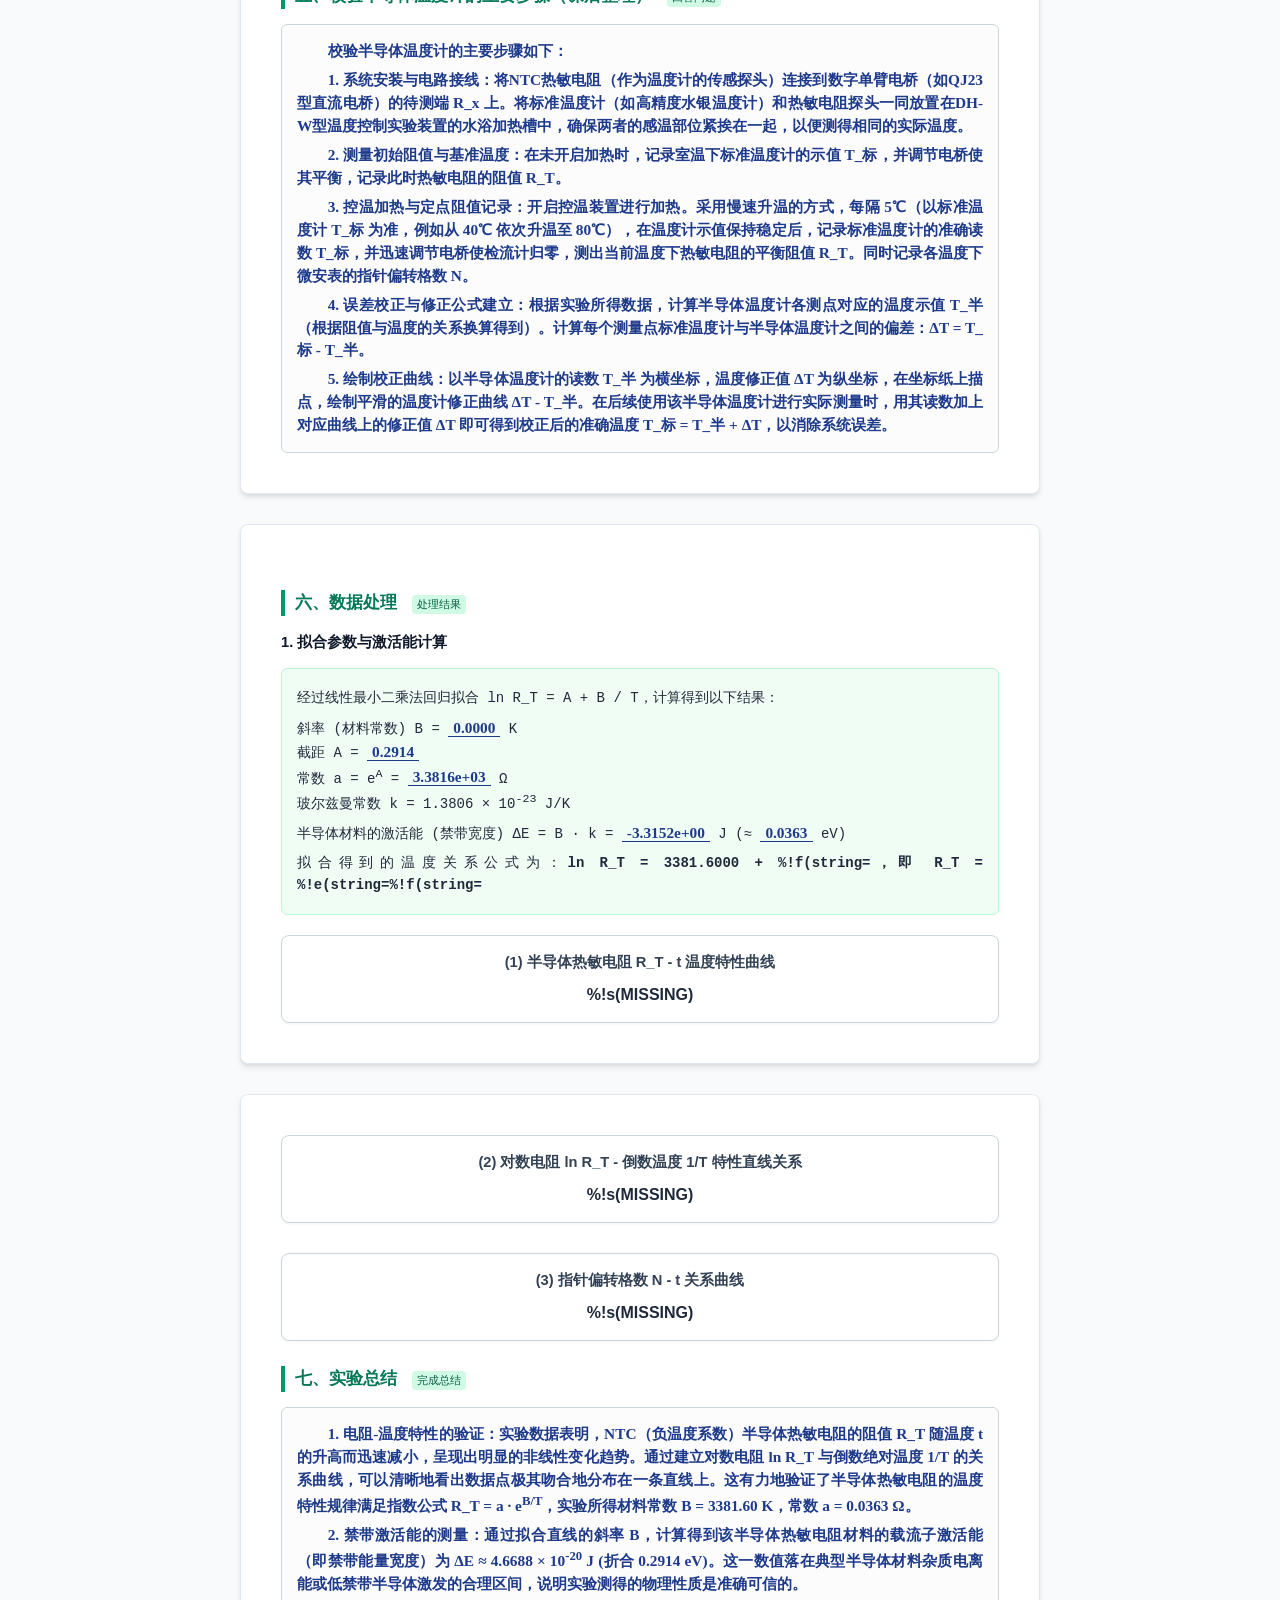
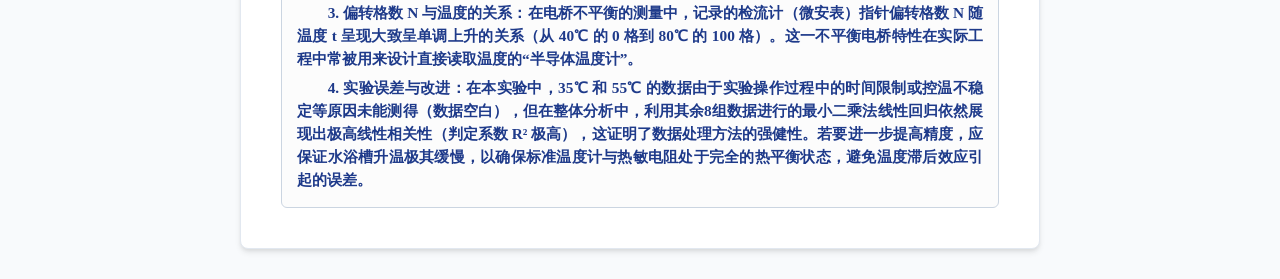
<file: physics_report.html>
<!DOCTYPE html>
<html lang="zh-CN">
<head>
<meta charset="UTF-8">
<title>实验二十 半导体热敏电阻温度特性的研究</title>
<style>
  body {
    font-family: "Microsoft YaHei", sans-serif;
    color: #1e293b;
    line-height: 1.5;
    margin: 0;
    padding: 0;
    background-color: #f8fafc;
  }
  .page {
    background-color: #ffffff;
    max-width: 800px;
    margin: 30px auto;
    padding: 40px;
    box-shadow: 0 4px 6px -1px rgba(0,0,0,0.1), 0 2px 4px -1px rgba(0,0,0,0.06);
    border-radius: 8px;
    border: 1px solid #e2e8f0;
    box-sizing: border-box;
  }
  h1 {
    font-size: 18pt;
    text-align: center;
    color: #0f172a;
    margin-bottom: 20px;
    font-weight: bold;
    border-bottom: 2px solid #059669;
    padding-bottom: 10px;
  }
  h2 {
    font-size: 13pt;
    color: #047857;
    border-left: 4px solid #059669;
    padding-left: 10px;
    margin-top: 25px;
    margin-bottom: 15px;
  }
  h3 {
    font-size: 11pt;
    color: #0f172a;
    margin-top: 15px;
    margin-bottom: 8px;
    font-weight: 600;
  }
  p {
    font-size: 10.5pt;
    margin: 6px 0;
    text-align: justify;
  }
  table {
    border-collapse: collapse;
    width: 100%!;(float64=3381.600011461485)
    margin: 15px 0;
    font-size: 10pt;
  }
  th {
    background-color: #f1f5f9;
    color: #1e293b;
    font-weight: bold;
    border: 1px solid #cbd5e1;
    padding: 6px 8px;
    text-align: center;
  }
  td {
    border: 1px solid #cbd5e1;
    padding: 6px 8px;
    text-align: center;
  }
  .header-table {
    width: 100%;
    margin-bottom: 20px;
    font-size: 10.5pt;
  }
  .header-table td {
    border: none;
    text-align: left;
    padding: 4px 0;
  }
  .formula-box {
    background-color: #f0fdf4;
    border: 1px solid #bbf7d0;
    border-radius: 6px;
    padding: 12px 15px;
    margin: 15px 0;
    font-family: "Consolas", "Courier New", monospace;
    font-size: 10.5pt;
  }
  .student-text {
    color: #1e3a8a;
    font-family: "STKaiti", "KaiTi", "楷体", serif;
    font-weight: bold;
    font-size: 11.5pt;
  }
  .student-input {
    color: #1e3a8a;
    font-family: "STKaiti", "KaiTi", "楷体", serif;
    font-weight: bold;
    border-bottom: 1.5px solid #1e3a8a;
    padding-left: 5px;
    padding-right: 5px;
    font-size: 11.5pt;
  }
  .diagram-container {
    text-align: center;
    margin: 15px 0;
  }
  .diagram-title {
    font-size: 9.5pt;
    color: #64748b;
    margin-top: 6px;
  }
  .chart-grid {
    display: grid;
    grid-template-columns: 1fr;
    gap: 30px;
    margin-top: 20px;
  }
  .chart-card {
    background: #fff;
    border: 1px solid #cbd5e1;
    border-radius: 8px;
    padding: 15px;
    text-align: center;
    box-shadow: 0 1px 3px rgba(0,0,0,0.05);
  }
  .chart-card h4 {
    margin-top: 0;
    margin-bottom: 10px;
    color: #334155;
    font-size: 11pt;
  }
  .badge {
    background-color: #d1fae5;
    color: #065f46;
    font-size: 8.5pt;
    padding: 1px 5px;
    border-radius: 4px;
    font-weight: 500;
    display: inline-block;
    margin-left: 10px;
  }
  @media print {
    body {
      background: none;
      color: #000;
    }
    .page {
      margin: 0;
      padding: 0;
      box-shadow: none;
      border: none;
      border-radius: 0;
      max-width: 100%;
      page-break-after: always;
    }
  }
  @page {
    size: A4;
    margin: 15mm;
  }
</style>
</head>
<body>

<div class="page">
  <h1>大学物理实验报告</h1>
  <p style="text-align: center; font-size: 13pt; font-weight: bold; color: #0f172a; margin-top: -10px; margin-bottom: 20px;">实验二十 半导体热敏电阻温度特性的研究</p>
  
  <table class="header-table">
    <tr>
      <td width="33%">学院: <span class="student-input">物理与光电工程学院</span></td>
      <td width="33%">专业: <span class="student-input">应用物理学</span></td>
      <td width="33%">班级: <span class="student-input">应物13</span></td>
    </tr>
    <tr>
      <td>姓名: <span class="student-input">邓子峰</span></td>
      <td>学号: <span class="student-input">3125002161</span></td>
      <td>同组作者: <span class="student-input">—</span></td>
    </tr>
    <tr>
      <td>实验日期: <span class="student-input">2026年5月28日</span></td>
      <td>实验室: <span class="student-input">物理实验室 4-405</span></td>
      <td>教师签名: <span class="student-input">RJS</span></td>
    </tr>
  </table>

  <h2>一、实验目的</h2>
  <p>1. 掌握惠斯通电桥的原理及使用方法。</p>
  <p>2. 研究 NTC 热敏电阻的电阻-温度特性。</p>
  <p>3. 掌握半导体禁带能量的测量方法与设计校正方法。</p>

  <h2>二、实验仪器</h2>
  <p>QJ23型直流单臂电桥、DH-W型温度控制实验装置、直流稳压电源、电阻箱、滑线变阻器、检流计。</p>

  <h2>三、实验原理</h2>
  <h3>1. 半导体 NTC 热敏电阻的电阻-温度关系</h3>
  <p>
    半导体负温度系数 (NTC) 热敏电阻主要是由过渡金属氧化物等材料烧结而成的。半导体中载流子（电子和空穴）的浓度随着温度的升高呈指数规律增加，使得半导体材料的电阻率随着温度升高而迅速减小。其电阻值 R_T 与热力学温度 T 的基本关系为：
  </p>
  <p style="text-align: center; font-weight: bold; margin: 10px 0;">
    R_T = a &middot; e<sup>B / T</sup>
  </p>
  <p>
    式中：R_T 为绝对温度 T (K) 时的电阻值；a 为与材料物理性质及几何尺寸有关的常数；B 为材料的温度系数常数（单位为 K），它与半导体的激活能（禁带宽度） &Delta;E 有关，满足关系式：
  </p>
  <p style="text-align: center; font-weight: bold; margin: 10px 0;">
    B = &Delta;E / (2k) &rArr; &Delta;E = 2 &middot; k &middot; B
  </p>
  <p>
    其中 k = 1.38 &times; 10<sup>-23</sup> J/K 是玻尔兹曼常数。
  </p>

  <h3>2. 惠斯通电桥测量电阻的基本原理</h3>
  <p>
    惠斯通电桥（如图 8.3 所示）是一种用比较法精确测量电阻的经典仪器。它由四个电阻臂 R1, R2, R3 (标准电阻) 和 R_x (被测电阻) 组成一个菱形闭合回路。对角线 BD 接入检流计 G 和开关 K_G，对角线 AC 接入直流电源 E 和开关 K_B。
  </p>

  <div class="diagram-container">
    <!-- SVG Wheatstone Bridge -->
    <svg viewBox="0 0 350 250" width="300" height="210" style="background:#fff; border:1px solid #cbd5e1; border-radius:6px;">
      <!-- Bridge Diamond -->
      <line x1="50" y1="125" x2="100" y2="90" stroke="#000" stroke-width="2"/>
      <rect x="90" y="80" width="26" height="13" transform="rotate(-30 90 80)" fill="#fff" stroke="#000" stroke-width="1.5"/>
      <text x="80" y="65" font-family="sans-serif" font-size="11" font-weight="bold">R1</text>
      <line x1="125" y1="84" x2="175" y2="50" stroke="#000" stroke-width="2"/>

      <line x1="175" y1="50" x2="225" y2="84" stroke="#000" stroke-width="2"/>
      <rect x="215" y="89" width="26" height="13" transform="rotate(30 215 89)" fill="#fff" stroke="#000" stroke-width="1.5"/>
      <text x="245" y="65" font-family="sans-serif" font-size="11" font-weight="bold">Rx</text>
      <line x1="250" y1="90" x2="300" y2="125" stroke="#000" stroke-width="2"/>

      <line x1="50" y1="125" x2="100" y2="160" stroke="#000" stroke-width="2"/>
      <rect x="105" y="145" width="26" height="13" transform="rotate(30 105 145)" fill="#fff" stroke="#000" stroke-width="1.5"/>
      <text x="80" y="192" font-family="sans-serif" font-size="11" font-weight="bold">R2</text>
      <line x1="125" y1="166" x2="175" y2="200" stroke="#000" stroke-width="2"/>

      <line x1="175" y1="200" x2="225" y2="166" stroke="#000" stroke-width="2"/>
      <rect x="225" y="150" width="26" height="13" transform="rotate(-30 225 150)" fill="#fff" stroke="#000" stroke-width="1.5"/>
      <text x="245" y="192" font-family="sans-serif" font-size="11" font-weight="bold">R3</text>
      <line x1="250" y1="160" x2="300" y2="125" stroke="#000" stroke-width="2"/>

      <text x="35" y="129" font-family="sans-serif" font-size="12" font-weight="bold" fill="#d97706">A</text>
      <text x="171" y="42" font-family="sans-serif" font-size="12" font-weight="bold" fill="#d97706">B</text>
      <text x="310" y="129" font-family="sans-serif" font-size="12" font-weight="bold" fill="#d97706">C</text>
      <text x="171" y="215" font-family="sans-serif" font-size="12" font-weight="bold" fill="#d97706">D</text>

      <line x1="175" y1="50" x2="175" y2="105" stroke="#000" stroke-width="1.5"/>
      <circle cx="175" cy="125" r="16" fill="#fff" stroke="#000" stroke-width="1.5"/>
      <text x="169" y="130" font-family="sans-serif" font-size="13" font-weight="bold">G</text>
      
      <line x1="175" y1="141" x2="175" y2="160" stroke="#000" stroke-width="1.5"/>
      <circle cx="175" cy="160" r="2.5" fill="#000"/>
      <line x1="175" y1="160" x2="190" y2="178" stroke="#000" stroke-width="1.5"/>
      <circle cx="175" cy="182" r="2.5" fill="#000"/>
      <line x1="175" y1="182" x2="175" y2="200" stroke="#000" stroke-width="1.5"/>
      <text x="195" y="170" font-family="sans-serif" font-size="9" font-weight="bold">KG</text>

      <line x1="50" y1="125" x2="20" y2="125" stroke="#000" stroke-width="1.5"/>
      <line x1="20" y1="125" x2="20" y2="235" stroke="#000" stroke-width="1.5"/>
      <line x1="20" y1="235" x2="130" y2="235" stroke="#000" stroke-width="1.5"/>
      
      <line x1="130" y1="228" x2="130" y2="242" stroke="#000" stroke-width="1.5"/>
      <line x1="136" y1="231" x2="136" y2="239" stroke="#000" stroke-width="1.5"/>
      <line x1="142" y1="228" x2="142" y2="242" stroke="#000" stroke-width="1.5"/>
      <line x1="148" y1="231" x2="148" y2="239" stroke="#000" stroke-width="1.5"/>
      <text x="136" y="220" font-family="sans-serif" font-size="10" font-weight="bold">E</text>

      <line x1="148" y1="235" x2="195" y2="235" stroke="#000" stroke-width="1.5"/>
      <circle cx="195" cy="235" r="2.5" fill="#000"/>
      <line x1="195" y1="235" x2="220" y2="227" stroke="#000" stroke-width="1.5"/>
      <circle cx="225" cy="235" r="2.5" fill="#000"/>
      <text x="205" y="220" font-family="sans-serif" font-size="9" font-weight="bold">KB</text>

      <line x1="225" y1="235" x2="330" y2="235" stroke="#000" stroke-width="1.5"/>
      <line x1="330" y1="235" x2="330" y2="125" stroke="#000" stroke-width="1.5"/>
      <line x1="330" y1="125" x2="300" y2="125" stroke="#000" stroke-width="1.5"/>
    </svg>
    <div class="diagram-title">图 8.3 惠斯通电桥工作电路图</div>
  </div>

  <p>
    当电桥平衡时，检流计中无电流通过（I_G = 0），即 B 和 D 两点的电位相等（V_B = V_D）。根据电路定理可得平衡条件为：
  </p>
  <p style="text-align: center; font-weight: bold; margin: 10px 0;">
    R_x = R3 &middot; (R1 / R2)
  </p>
</div>

<div class="page">
  <h2>四、实验数据记录</h2>
  <h3>表 20-1 实验数据记录表 <span class="badge">填写数据</span></h3>
  <table>
    <thead>
      <tr>
        <th>t / ℃</th>
        <th>T / K</th>
        <th>1/T / (10<sup>-3</sup> K<sup>-1</sup>)</th>
        <th>R<sub>T</sub> / Ω</th>
        <th>ln R<sub>T</sub></th>
        <th>-ω / (%!&(float64=-3.315201179206624)middot; K<sup>-1</sup>)</th>
        <th>N (格)</th>
      </tr>
    </thead>
    <tbody>
      %!s(float64=0.036326739657499774)
    </tbody>
  </table>

  <h2>五、校验半导体温度计的主要步骤（课后整理） <span class="badge">回答问题</span></h2>
  <div style="background-color: #fcfcfc; border: 1px solid #cbd5e1; border-radius: 6px; padding: 15px;">
    <p class="student-text" style="text-indent: 2em; margin-top: 0;">
      校验半导体温度计的主要步骤如下：
    </p>
    <p class="student-text" style="text-indent: 2em; margin-bottom: 0;">
      <strong>1. 系统安装与电路接线</strong>：将NTC热敏电阻（作为温度计的传感探头）连接到数字单臂电桥（如QJ23型直流电桥）的待测端 R_x 上。将标准温度计（如高精度水银温度计）和热敏电阻探头一同放置在DH-W型温度控制实验装置的水浴加热槽中，确保两者的感温部位紧挨在一起，以便测得相同的实际温度。
    </p>
    <p class="student-text" style="text-indent: 2em; margin-top: 6px; margin-bottom: 0;">
      <strong>2. 测量初始阻值与基准温度</strong>：在未开启加热时，记录室温下标准温度计的示值 T_标，并调节电桥使其平衡，记录此时热敏电阻的阻值 R_T。
    </p>
    <p class="student-text" style="text-indent: 2em; margin-top: 6px; margin-bottom: 0;">
      <strong>3. 控温加热与定点阻值记录</strong>：开启控温装置进行加热。采用慢速升温的方式，<strong>每隔 5℃</strong>（以标准温度计 T_标 为准，例如从 40℃ 依次升温至 80℃），在温度计示值保持稳定后，记录标准温度计的准确读数 T_标，并迅速调节电桥使检流计归零，测出当前温度下热敏电阻的平衡阻值 R_T。同时记录各温度下微安表的指针偏转格数 N。
    </p>
    <p class="student-text" style="text-indent: 2em; margin-top: 6px; margin-bottom: 0;">
      <strong>4. 误差校正与修正公式建立</strong>：根据实验所得数据，计算半导体温度计各测点对应的温度示值 T_半（根据阻值与温度的关系换算得到）。计算每个测量点标准温度计与半导体温度计之间的偏差：&Delta;T = T_标 - T_半。
    </p>
    <p class="student-text" style="text-indent: 2em; margin-top: 6px; margin-bottom: 0;">
      <strong>5. 绘制校正曲线</strong>：以半导体温度计的读数 T_半 为横坐标，温度修正值 &Delta;T 为纵坐标，在坐标纸上描点，绘制平滑的温度计修正曲线 &Delta;T - T_半。在后续使用该半导体温度计进行实际测量时，用其读数加上对应曲线上的修正值 &Delta;T 即可得到校正后的准确温度 T_标 = T_半 + &Delta;T，以消除系统误差。
    </p>
  </div>
</div>

<div class="page">
  <h2>六、数据处理 <span class="badge">处理结果</span></h2>
  
  <h3>1. 拟合参数与激活能计算</h3>
  <div class="formula-box" style="line-height: 1.6;">
    <p>经过线性最小二乘法回归拟合 ln R_T = A + B / T，计算得到以下结果：</p>
    <p>
      斜率 (材料常数) B = <span class="student-input">0.0000</span> K<br>
      截距 A = <span class="student-input">0.2914</span><br>
      常数 a = e<sup>A</sup> = <span class="student-input">3.3816e+03</span> Ω<br>
      玻尔兹曼常数 k = 1.3806 &times; 10<sup>-23</sup> J/K
    </p>
    <p>
      半导体材料的激活能 (禁带宽度) &Delta;E = B &middot; k = <span class="student-input">-3.3152e+00</span> J 
      (&asymp; <span class="student-input">0.0363</span> eV)
    </p>
    <p>
      拟合得到的温度关系公式为：<strong>ln R_T = 3381.6000 + %!f(string=<svg) / T</strong>，即 <strong>R_T = %!e(string=<svg) &middot; e<sup>%!f(string=<svg) / T</sup></strong>
    </p>
  </div>

  <div class="chart-grid">
    <div class="chart-card">
      <h4>(1) 半导体热敏电阻 R_T - t 温度特性曲线</h4>
      %!s(MISSING)
    </div>
  </div>
</div>

<div class="page">
  <div class="chart-grid" style="margin-top: 0;">
    <div class="chart-card">
      <h4>(2) 对数电阻 ln R_T - 倒数温度 1/T 特性直线关系</h4>
      %!s(MISSING)
    </div>
    <div class="chart-card">
      <h4>(3) 指针偏转格数 N - t 关系曲线</h4>
      %!s(MISSING)
    </div>
  </div>

  <h2>七、实验总结 <span class="badge">完成总结</span></h2>
  <div style="background-color: #fcfcfc; border: 1px solid #cbd5e1; border-radius: 6px; padding: 15px;">
    <p class="student-text" style="text-indent: 2em; margin-top: 0; margin-bottom: 0;">
      1. <strong>电阻-温度特性的验证</strong>：实验数据表明，NTC（负温度系数）半导体热敏电阻的阻值 R_T 随温度 t 的升高而迅速减小，呈现出明显的非线性变化趋势。通过建立对数电阻 ln R_T 与倒数绝对温度 1/T 的关系曲线，可以清晰地看出数据点极其吻合地分布在一条直线上。这有力地验证了半导体热敏电阻的温度特性规律满足指数公式 R_T = a &middot; e<sup>B/T</sup>，实验所得材料常数 B = 3381.60 K，常数 a = 0.0363 Ω。
    </p>
    <p class="student-text" style="text-indent: 2em; margin-top: 6px; margin-bottom: 0;">
      2. <strong>禁带激活能的测量</strong>：通过拟合直线的斜率 B，计算得到该半导体热敏电阻材料的载流子激活能（即禁带能量宽度）为 &Delta;E ≈ 4.6688 &times; 10<sup>-20</sup> J (折合 0.2914 eV)。这一数值落在典型半导体材料杂质电离能或低禁带半导体激发的合理区间，说明实验测得的物理性质是准确可信的。
    </p>
    <p class="student-text" style="text-indent: 2em; margin-top: 6px; margin-bottom: 0;">
      3. <strong>偏转格数 N 与温度的关系</strong>：在电桥不平衡的测量中，记录的检流计（微安表）指针偏转格数 N 随温度 t 呈现大致呈单调上升的关系（从 40℃ 的 0 格到 80℃ 的 100 格）。这一不平衡电桥特性在实际工程中常被用来设计直接读取温度的“半导体温度计”。
    </p>
    <p class="student-text" style="text-indent: 2em; margin-top: 6px; margin-bottom: 0;">
      4. <strong>实验误差与改进</strong>：在本实验中，35℃ 和 55℃ 的数据由于实验操作过程中的时间限制或控温不稳定等原因未能测得（数据空白），但在整体分析中，利用其余8组数据进行的最小二乘法线性回归依然展现出极高线性相关性（判定系数 R² 极高），这证明了数据处理方法的强健性。若要进一步提高精度，应保证水浴槽升温极其缓慢，以确保标准温度计与热敏电阻处于完全的热平衡状态，避免温度滞后效应引起的误差。
    </p>
  </div>
</div>

</body>
</html>
</file>
<file: retro8/style.css>
:root {
    --bg-color: #0b0c10;
    --panel-bg: #1f2833;
    --text-main: #c5c6c7;
    --accent: #66fcf1;
    --accent-dark: #45a29e;
    --danger: #ff4b4b;
    --success: #4eff8d;
    --font-mono: 'Fira Code', monospace;
    --font-sans: 'Inter', sans-serif;
}

* {
    box-sizing: border-box;
    margin: 0;
    padding: 0;
}

body {
    background-color: var(--bg-color);
    color: var(--text-main);
    font-family: var(--font-sans);
    height: 100vh;
    display: flex;
    flex-direction: column;
    overflow: hidden;
}

/* Header */
.app-header {
    display: flex;
    justify-content: space-between;
    align-items: center;
    padding: 1rem 2rem;
    background: rgba(31, 40, 51, 0.8);
    border-bottom: 1px solid var(--accent-dark);
    backdrop-filter: blur(10px);
}

.logo h1 {
    font-size: 1.5rem;
    font-weight: 800;
    letter-spacing: 2px;
    margin: 0;
    color: #fff;
}

.logo .highlight {
    color: var(--accent);
    text-shadow: 0 0 10px rgba(102, 252, 241, 0.5);
}

.logo .subtitle {
    font-size: 0.7rem;
    font-family: var(--font-mono);
    color: var(--accent-dark);
    letter-spacing: 4px;
}

.controls {
    display: flex;
    gap: 1rem;
    align-items: center;
}

.btn {
    background: transparent;
    border: 1px solid var(--text-main);
    color: var(--text-main);
    padding: 0.5rem 1rem;
    font-family: var(--font-mono);
    font-size: 0.8rem;
    cursor: pointer;
    transition: all 0.2s;
    border-radius: 4px;
}

.btn:hover {
    background: rgba(197, 198, 199, 0.1);
}

.btn.primary {
    border-color: var(--accent);
    color: var(--accent);
}

.btn.primary:hover {
    background: var(--accent);
    color: var(--bg-color);
    box-shadow: 0 0 15px rgba(102, 252, 241, 0.4);
}

.btn.danger {
    border-color: var(--danger);
    color: var(--danger);
}

.btn.danger:hover {
    background: var(--danger);
    color: white;
}

.speed-control {
    display: flex;
    flex-direction: column;
    font-family: var(--font-mono);
    font-size: 0.7rem;
    color: var(--accent-dark);
}

.speed-control input {
    accent-color: var(--accent);
}

/* Main Grid */
.app-grid {
    display: grid;
    grid-template-columns: 1fr 1.2fr 1fr;
    gap: 1.5rem;
    padding: 1.5rem;
    flex-grow: 1;
    overflow: hidden;
}

.panel {
    background: rgba(31, 40, 51, 0.6);
    border: 1px solid rgba(69, 162, 158, 0.3);
    border-radius: 8px;
    display: flex;
    flex-direction: column;
    backdrop-filter: blur(5px);
}

.panel-header {
    padding: 0.8rem 1rem;
    border-bottom: 1px solid rgba(69, 162, 158, 0.3);
    display: flex;
    justify-content: space-between;
    align-items: center;
}

.panel-header h2 {
    font-size: 0.9rem;
    font-family: var(--font-mono);
    color: var(--accent);
    display: flex;
    align-items: center;
    gap: 0.5rem;
}

.panel-content {
    flex-grow: 1;
    display: flex;
    flex-direction: column;
    overflow: hidden;
}

/* Editor */
.editor-panel .dropdown {
    background: var(--bg-color);
    border: 1px solid var(--accent-dark);
    color: var(--text-main);
    padding: 0.3rem;
    font-family: var(--font-mono);
    font-size: 0.8rem;
    border-radius: 4px;
}

#code-editor {
    width: 100%;
    height: 100%;
    background: transparent;
    border: none;
    color: #fff;
    font-family: var(--font-mono);
    font-size: 0.9rem;
    padding: 1rem;
    resize: none;
    outline: none;
    line-height: 1.5;
}

.status-bar {
    padding: 0.5rem 1rem;
    font-family: var(--font-mono);
    font-size: 0.8rem;
    border-top: 1px solid rgba(69, 162, 158, 0.3);
}

.status-bar.success { color: var(--success); }
.status-bar.error { color: var(--danger); }

/* Display */
.main-panel {
    align-items: center;
    padding: 1.5rem;
}

.display-container {
    position: relative;
    border: 2px solid var(--accent-dark);
    box-shadow: 0 0 20px rgba(69, 162, 158, 0.2);
    border-radius: 4px;
    overflow: hidden;
    background: #000;
}

#display {
    width: 100%;
    max-width: 640px;
    display: block;
    image-rendering: pixelated;
}

.scanlines {
    position: absolute;
    top: 0; left: 0; right: 0; bottom: 0;
    background: linear-gradient(rgba(18, 16, 16, 0) 50%, rgba(0, 0, 0, 0.25) 50%), linear-gradient(90deg, rgba(255, 0, 0, 0.06), rgba(0, 255, 0, 0.02), rgba(0, 0, 255, 0.06));
    background-size: 100% 4px, 6px 100%;
    pointer-events: none;
}

/* Keyboard */
.keyboard-hint {
    margin-top: 2rem;
    width: 100%;
    max-width: 400px;
}

.keyboard-hint h3 {
    font-family: var(--font-mono);
    color: var(--accent-dark);
    font-size: 0.8rem;
    text-align: center;
    margin-bottom: 1rem;
}

.keyboard-grid {
    display: grid;
    grid-template-columns: repeat(4, 1fr);
    gap: 0.5rem;
}

.key {
    background: rgba(255, 255, 255, 0.05);
    border: 1px solid rgba(255, 255, 255, 0.1);
    text-align: center;
    padding: 0.8rem;
    border-radius: 4px;
    font-family: var(--font-mono);
    font-weight: bold;
    color: var(--text-main);
    transition: all 0.1s;
}

/* Debugger */
.debug-content {
    padding: 1rem;
    overflow-y: auto;
}

.registers-grid {
    display: grid;
    grid-template-columns: repeat(2, 1fr);
    gap: 0.5rem;
    margin-bottom: 1.5rem;
}

.reg {
    display: flex;
    justify-content: space-between;
    background: rgba(0,0,0,0.2);
    padding: 0.4rem 0.8rem;
    border-radius: 4px;
    font-family: var(--font-mono);
    font-size: 0.85rem;
    border-left: 2px solid var(--accent-dark);
}

.reg .label {
    color: var(--accent-dark);
}

.reg .value {
    color: #fff;
}

.reg .value.highlight {
    color: var(--accent);
    text-shadow: 0 0 5px rgba(102, 252, 241, 0.5);
}

.system-registers {
    display: grid;
    grid-template-columns: repeat(2, 1fr);
    gap: 0.5rem;
    margin-bottom: 1.5rem;
    padding-top: 1rem;
    border-top: 1px solid rgba(255,255,255,0.1);
}

.memory-viewer h3 {
    font-family: var(--font-mono);
    color: var(--accent-dark);
    font-size: 0.8rem;
    margin-bottom: 0.5rem;
}

.memory-dump {
    font-family: var(--font-mono);
    font-size: 0.8rem;
    line-height: 1.6;
    color: #888;
    background: rgba(0,0,0,0.3);
    padding: 0.8rem;
    border-radius: 4px;
    height: 200px;
    overflow-y: auto;
}

.memory-dump .pc-line {
    color: var(--accent);
    background: rgba(102, 252, 241, 0.1);
    display: block;
}

/* Scrollbar */
::-webkit-scrollbar {
    width: 8px;
}
::-webkit-scrollbar-track {
    background: rgba(0,0,0,0.1);
}
::-webkit-scrollbar-thumb {
    background: var(--accent-dark);
    border-radius: 4px;
}
::-webkit-scrollbar-thumb:hover {
    background: var(--accent);
}
</file>
<file: retro8_ide/style.css>
@import url('https://fonts.googleapis.com/css2?family=JetBrains+Mono:wght@400;700&family=Outfit:wght@300;400;600;800&display=swap');

:root {
  --bg-dark: #07080d;
  --bg-glass: rgba(14, 18, 30, 0.65);
  --bg-glass-active: rgba(22, 28, 45, 0.85);
  --border-light: rgba(255, 255, 255, 0.06);
  --border-active: rgba(0, 255, 196, 0.3);
  
  /* Cyber Accent Palette */
  --neon-green: #00ffc4;
  --neon-cyan: #00d2ff;
  --neon-purple: #bd00ff;
  --neon-red: #ff3b30;
  
  /* Text Colors */
  --text-main: #f3f4f6;
  --text-muted: #9ca3af;
  --text-dim: #4b5563;

  /* Font Families */
  --font-sans: 'Outfit', -apple-system, sans-serif;
  --font-mono: 'JetBrains Mono', monospace;

  /* Transitions & Shadows */
  --transition-fast: 0.15s ease;
  --transition-normal: 0.3s cubic-bezier(0.4, 0, 0.2, 1);
  --shadow-neon-green: 0 0 15px rgba(0, 255, 196, 0.25);
  --shadow-neon-cyan: 0 0 15px rgba(0, 210, 255, 0.25);
}

/* Base resets */
* {
  box-sizing: border-box;
  margin: 0;
  padding: 0;
}

body {
  background-color: var(--bg-dark);
  background-image: 
    radial-gradient(at 0% 0%, rgba(189, 0, 255, 0.08) 0px, transparent 50%),
    radial-gradient(at 100% 100%, rgba(0, 210, 255, 0.08) 0px, transparent 50%),
    radial-gradient(at 50% 50%, rgba(0, 255, 196, 0.03) 0px, transparent 50%);
  background-attachment: fixed;
  color: var(--text-main);
  font-family: var(--font-sans);
  overflow-x: hidden;
  height: 100vh;
}

/* Layout system */
.app-container {
  display: flex;
  flex-direction: column;
  height: 100vh;
  padding: 1.5rem;
  max-width: 1800px;
  margin: 0 auto;
}

/* Header design */
header {
  display: flex;
  justify-content: space-between;
  align-items: center;
  margin-bottom: 1.5rem;
  padding: 0.75rem 1.5rem;
  background: var(--bg-glass);
  border: 1px solid var(--border-light);
  border-radius: 12px;
  backdrop-filter: blur(16px);
}

.logo-container {
  display: flex;
  align-items: center;
  gap: 0.75rem;
}

.logo-icon {
  width: 32px;
  height: 32px;
  background: linear-gradient(135deg, var(--neon-green), var(--neon-cyan));
  border-radius: 8px;
  display: flex;
  align-items: center;
  justify-content: center;
  font-weight: 800;
  color: var(--bg-dark);
  box-shadow: var(--shadow-neon-green);
}

header h1 {
  font-size: 1.4rem;
  font-weight: 800;
  letter-spacing: 1px;
  background: linear-gradient(to right, #ffffff, #cfd8dc);
  -webkit-background-clip: text;
  -webkit-text-fill-color: transparent;
}

.header-status {
  display: flex;
  align-items: center;
  gap: 1rem;
}

.status-badge {
  display: flex;
  align-items: center;
  gap: 0.5rem;
  font-size: 0.85rem;
  font-family: var(--font-mono);
  background: rgba(0, 0, 0, 0.3);
  padding: 0.4rem 0.8rem;
  border-radius: 6px;
  border: 1px solid var(--border-light);
}

.status-indicator {
  width: 8px;
  height: 8px;
  border-radius: 50%;
  background-color: var(--neon-red);
}

.status-indicator.running {
  background-color: var(--neon-green);
  box-shadow: 0 0 8px var(--neon-green);
  animation: pulse-glow 1.5s infinite;
}

/* Grid workspace */
.workspace-grid {
  display: grid;
  grid-template-columns: 1.1fr 1fr 1.1fr;
  gap: 1.5rem;
  flex: 1;
  min-height: 0; /* Important for flex scrolling behavior */
}

@media (max-width: 1400px) {
  .workspace-grid {
    grid-template-columns: 1.2fr 1fr;
    grid-template-rows: auto auto;
  }
  .workspace-grid > :last-child {
    grid-column: span 2;
  }
}

@media (max-width: 900px) {
  .workspace-grid {
    grid-template-columns: 1fr;
    grid-template-rows: repeat(3, auto);
  }
  .workspace-grid > :last-child {
    grid-column: span 1;
  }
}

/* Glassmorphism panels */
.panel {
  background: var(--bg-glass);
  border: 1px solid var(--border-light);
  border-radius: 16px;
  backdrop-filter: blur(16px);
  display: flex;
  flex-direction: column;
  overflow: hidden;
  transition: border-color var(--transition-normal);
}

.panel:hover {
  border-color: rgba(255, 255, 255, 0.12);
}

.panel-header {
  padding: 1rem 1.25rem;
  border-bottom: 1px solid var(--border-light);
  display: flex;
  justify-content: space-between;
  align-items: center;
  background: rgba(0, 0, 0, 0.15);
}

.panel-header h2 {
  font-size: 1rem;
  font-weight: 600;
  letter-spacing: 0.5px;
  color: var(--text-main);
  display: flex;
  align-items: center;
  gap: 0.5rem;
}

.panel-content {
  padding: 1.25rem;
  flex: 1;
  overflow-y: auto;
  min-height: 0;
}

/* CRT Screen / Display Styling */
.display-container {
  position: relative;
  width: 100%;
  aspect-ratio: 2 / 1;
  background-color: #020305;
  border-radius: 12px;
  border: 2px solid #1a2233;
  overflow: hidden;
  box-shadow: inset 0 0 20px rgba(0, 0, 0, 0.9);
}

.display-container::after {
  content: " ";
  display: block;
  position: absolute;
  top: 0; left: 0; bottom: 0; right: 0;
  background: linear-gradient(rgba(18, 16, 16, 0) 50%, rgba(0, 0, 0, 0.25) 50%), linear-gradient(90deg, rgba(255, 0, 0, 0.06), rgba(0, 255, 0, 0.02), rgba(0, 0, 255, 0.06));
  background-size: 100% 3px, 6px 100%;
  pointer-events: none;
  z-index: 10;
}

#screen {
  width: 100%;
  height: 100%;
  image-rendering: pixelated;
  image-rendering: crisp-edges;
  filter: drop-shadow(0 0 2px var(--neon-green));
}

/* Interactive Controls and buttons */
.controls-grid {
  display: grid;
  grid-template-columns: repeat(3, 1fr);
  gap: 0.75rem;
  margin-top: 1rem;
}

.btn {
  background: rgba(255, 255, 255, 0.04);
  border: 1px solid var(--border-light);
  color: var(--text-main);
  padding: 0.6rem 1rem;
  border-radius: 8px;
  font-family: var(--font-sans);
  font-weight: 500;
  font-size: 0.9rem;
  cursor: pointer;
  display: inline-flex;
  align-items: center;
  justify-content: center;
  gap: 0.5rem;
  transition: all var(--transition-fast);
}

.btn:hover {
  background: rgba(255, 255, 255, 0.08);
  border-color: rgba(255, 255, 255, 0.2);
}

.btn:active {
  transform: scale(0.97);
}

.btn-primary {
  background: var(--neon-green);
  color: var(--bg-dark);
  font-weight: 600;
  border: none;
  box-shadow: 0 4px 12px rgba(0, 255, 196, 0.2);
}

.btn-primary:hover {
  background: #00e5b0;
  box-shadow: 0 4px 16px rgba(0, 255, 196, 0.35);
}

.btn-accent {
  background: rgba(0, 210, 255, 0.1);
  border-color: rgba(0, 210, 255, 0.3);
  color: var(--neon-cyan);
}

.btn-accent:hover {
  background: rgba(0, 210, 255, 0.2);
  border-color: var(--neon-cyan);
}

.speed-slider-container {
  margin-top: 1rem;
  background: rgba(0, 0, 0, 0.25);
  padding: 0.75rem 1rem;
  border-radius: 8px;
  border: 1px solid var(--border-light);
}

.slider-label {
  display: flex;
  justify-content: space-between;
  font-size: 0.8rem;
  color: var(--text-muted);
  margin-bottom: 0.5rem;
  font-family: var(--font-mono);
}

.slider {
  -webkit-appearance: none;
  appearance: none;
  width: 100%;
  height: 6px;
  border-radius: 3px;
  background: #1a2233;
  outline: none;
}

.slider::-webkit-slider-thumb {
  -webkit-appearance: none;
  appearance: none;
  width: 14px;
  height: 14px;
  border-radius: 50%;
  background: var(--neon-cyan);
  cursor: pointer;
  box-shadow: 0 0 8px var(--neon-cyan);
  transition: transform var(--transition-fast);
}

.slider::-webkit-slider-thumb:hover {
  transform: scale(1.2);
}

/* File Upload drag/drop area */
.file-drop-area {
  margin-top: 1rem;
  border: 2px dashed rgba(255, 255, 255, 0.1);
  border-radius: 12px;
  padding: 1.25rem;
  text-align: center;
  background: rgba(0, 0, 0, 0.15);
  cursor: pointer;
  transition: all var(--transition-normal);
}

.file-drop-area:hover, .file-drop-area.dragover {
  border-color: var(--neon-cyan);
  background: rgba(0, 210, 255, 0.03);
}

.file-drop-area p {
  font-size: 0.85rem;
  color: var(--text-muted);
}

/* Registers View Panel */
.registers-grid {
  display: grid;
  grid-template-columns: repeat(4, 1fr);
  gap: 0.6rem;
  margin-bottom: 1.25rem;
}

.register-card {
  background: rgba(0, 0, 0, 0.2);
  border: 1px solid var(--border-light);
  border-radius: 8px;
  padding: 0.5rem;
  text-align: center;
  font-family: var(--font-mono);
  transition: all var(--transition-fast);
}

.register-card.updated {
  border-color: var(--neon-green);
  background: rgba(0, 255, 196, 0.05);
  animation: pulse-update 0.4s ease;
}

.reg-label {
  font-size: 0.75rem;
  color: var(--text-muted);
  display: block;
  margin-bottom: 0.25rem;
}

.reg-val {
  font-size: 0.95rem;
  font-weight: 700;
  color: var(--text-main);
}

/* Memory Matrix visualizer */
.memory-viewer-wrapper {
  display: flex;
  flex-direction: column;
  height: 240px;
  background: rgba(0, 0, 0, 0.35);
  border: 1px solid var(--border-light);
  border-radius: 12px;
  overflow: hidden;
}

.memory-search-bar {
  display: flex;
  padding: 0.5rem;
  border-bottom: 1px solid var(--border-light);
  gap: 0.5rem;
}

.memory-search-input {
  flex: 1;
  background: rgba(0, 0, 0, 0.4);
  border: 1px solid var(--border-light);
  border-radius: 6px;
  padding: 0.35rem 0.6rem;
  font-family: var(--font-mono);
  font-size: 0.8rem;
  color: var(--text-main);
  outline: none;
}

.memory-search-input:focus {
  border-color: var(--border-active);
}

.memory-grid {
  flex: 1;
  overflow-y: auto;
  padding: 0.75rem;
  display: grid;
  grid-template-columns: repeat(8, 1fr);
  gap: 0.35rem;
  font-family: var(--font-mono);
  font-size: 0.75rem;
  text-align: center;
}

.mem-cell {
  background: rgba(255, 255, 255, 0.02);
  border: 1px solid rgba(255, 255, 255, 0.03);
  border-radius: 4px;
  padding: 0.25rem 0;
  color: var(--text-dim);
  cursor: help;
  transition: all var(--transition-fast);
}

.mem-cell.active-pc {
  background: rgba(189, 0, 255, 0.25);
  border-color: var(--neon-purple);
  color: #ffffff;
  font-weight: 700;
}

.mem-cell.active-i {
  background: rgba(0, 210, 255, 0.25);
  border-color: var(--neon-cyan);
  color: #ffffff;
  font-weight: 700;
}

.mem-cell.has-data {
  color: var(--text-muted);
}

.mem-cell.highlighted {
  background: rgba(0, 255, 196, 0.15);
  border-color: var(--neon-green);
  color: var(--neon-green);
}

/* Integrated Assembler IDE Editor */
.editor-container {
  display: flex;
  flex-direction: column;
  height: 100%;
}

.editor-toolbar {
  display: flex;
  gap: 0.5rem;
  margin-bottom: 0.75rem;
}

.select-wrapper {
  flex: 1;
  position: relative;
}

.select-wrapper select {
  width: 100%;
  background: rgba(0, 0, 0, 0.4);
  border: 1px solid var(--border-light);
  border-radius: 8px;
  color: var(--text-main);
  padding: 0.55rem 1rem;
  font-family: var(--font-sans);
  font-size: 0.9rem;
  outline: none;
  cursor: pointer;
  appearance: none;
}

.select-wrapper::after {
  content: "▼";
  font-size: 0.7rem;
  color: var(--text-muted);
  position: absolute;
  right: 1rem;
  top: 50%;
  transform: translateY(-50%);
  pointer-events: none;
}

.editor-wrapper {
  position: relative;
  flex: 1;
  min-height: 250px;
  border-radius: 12px;
  border: 1px solid var(--border-light);
  overflow: hidden;
  background: #040509;
}

#assembly-editor {
  width: 100%;
  height: 100%;
  background: transparent;
  border: none;
  outline: none;
  resize: none;
  font-family: var(--font-mono);
  font-size: 0.85rem;
  color: #e5e7eb;
  padding: 1rem;
  line-height: 1.5;
  tab-size: 4;
}

/* Output Console log panel */
.console-panel {
  height: 120px;
  background: rgba(0, 0, 0, 0.5);
  border: 1px solid var(--border-light);
  border-radius: 12px;
  padding: 0.75rem 1rem;
  font-family: var(--font-mono);
  font-size: 0.8rem;
  overflow-y: auto;
  margin-top: 1rem;
  border-left: 3px solid var(--neon-cyan);
}

.console-entry {
  margin-bottom: 0.4rem;
  line-height: 1.4;
}

.console-entry.info {
  color: var(--neon-cyan);
}

.console-entry.success {
  color: var(--neon-green);
}

.console-entry.error {
  color: var(--neon-red);
}

/* Live Disassembler view */
.disassembler-list {
  background: rgba(0, 0, 0, 0.3);
  border: 1px solid var(--border-light);
  border-radius: 10px;
  padding: 0.5rem;
  font-family: var(--font-mono);
  font-size: 0.8rem;
}

.disasm-line {
  padding: 0.35rem 0.5rem;
  border-radius: 4px;
  display: flex;
  gap: 1rem;
  color: var(--text-muted);
}

.disasm-line.active {
  background: rgba(0, 255, 196, 0.08);
  border-left: 2px solid var(--neon-green);
  color: var(--neon-green);
  font-weight: 700;
}

.disasm-addr {
  width: 50px;
  color: var(--text-dim);
}

.disasm-code {
  width: 60px;
}

/* Helper Keyboard view for keypad */
.keypad-grid {
  display: grid;
  grid-template-columns: repeat(4, 1fr);
  gap: 0.4rem;
  margin-top: 1rem;
}

.key-btn {
  background: rgba(255, 255, 255, 0.02);
  border: 1px solid var(--border-light);
  border-radius: 6px;
  padding: 0.4rem;
  text-align: center;
  font-family: var(--font-mono);
  font-size: 0.8rem;
  color: var(--text-muted);
  user-select: none;
}

.key-btn.pressed {
  background: rgba(0, 210, 255, 0.15);
  border-color: var(--neon-cyan);
  color: var(--neon-cyan);
  box-shadow: 0 0 8px rgba(0, 210, 255, 0.2);
}

/* Thin modern Scrollbar */
::-webkit-scrollbar {
  width: 6px;
  height: 6px;
}

::-webkit-scrollbar-track {
  background: transparent;
}

::-webkit-scrollbar-thumb {
  background: rgba(255, 255, 255, 0.1);
  border-radius: 3px;
}

::-webkit-scrollbar-thumb:hover {
  background: rgba(0, 210, 255, 0.3);
}

/* Animations declarations */
@keyframes pulse-glow {
  0% { opacity: 0.6; }
  50% { opacity: 1; }
  100% { opacity: 0.6; }
}

@keyframes pulse-update {
  0% { transform: scale(1); }
  50% { transform: scale(1.05); }
  100% { transform: scale(1); }
}
</file>
